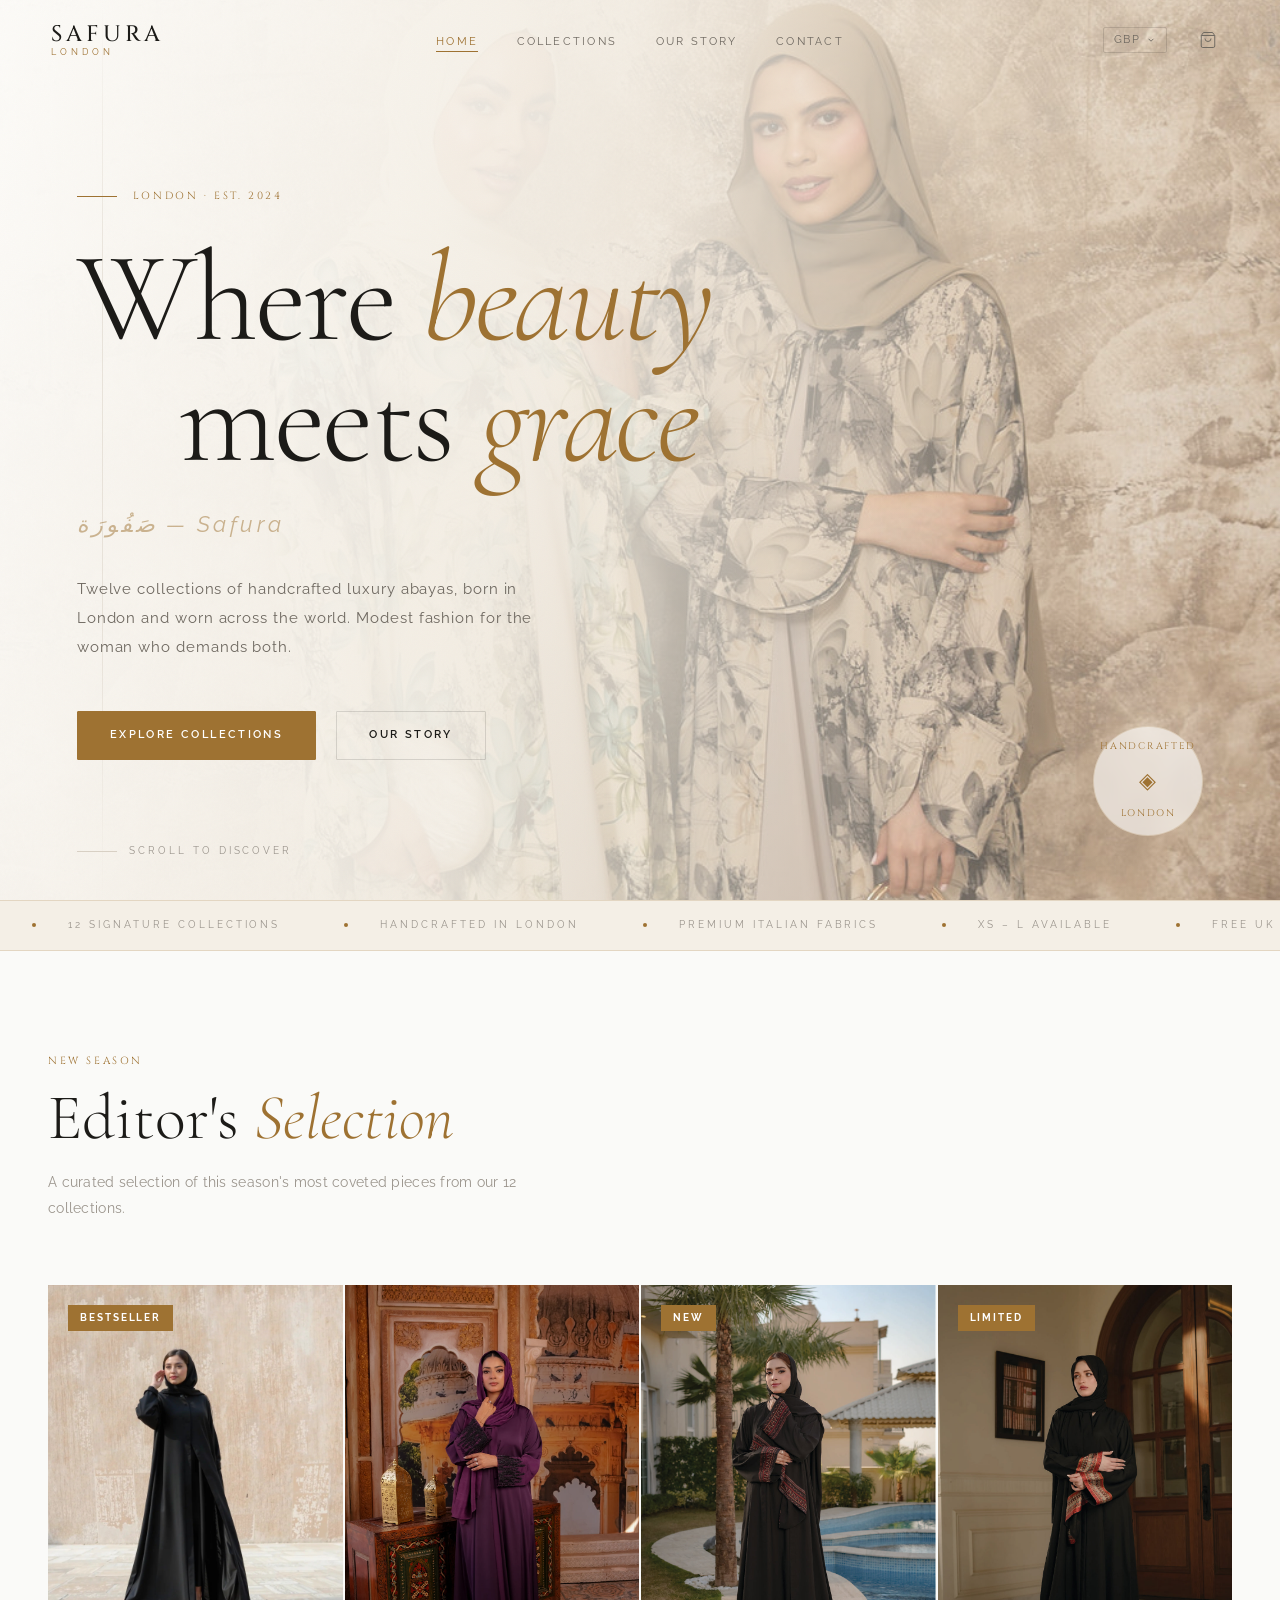
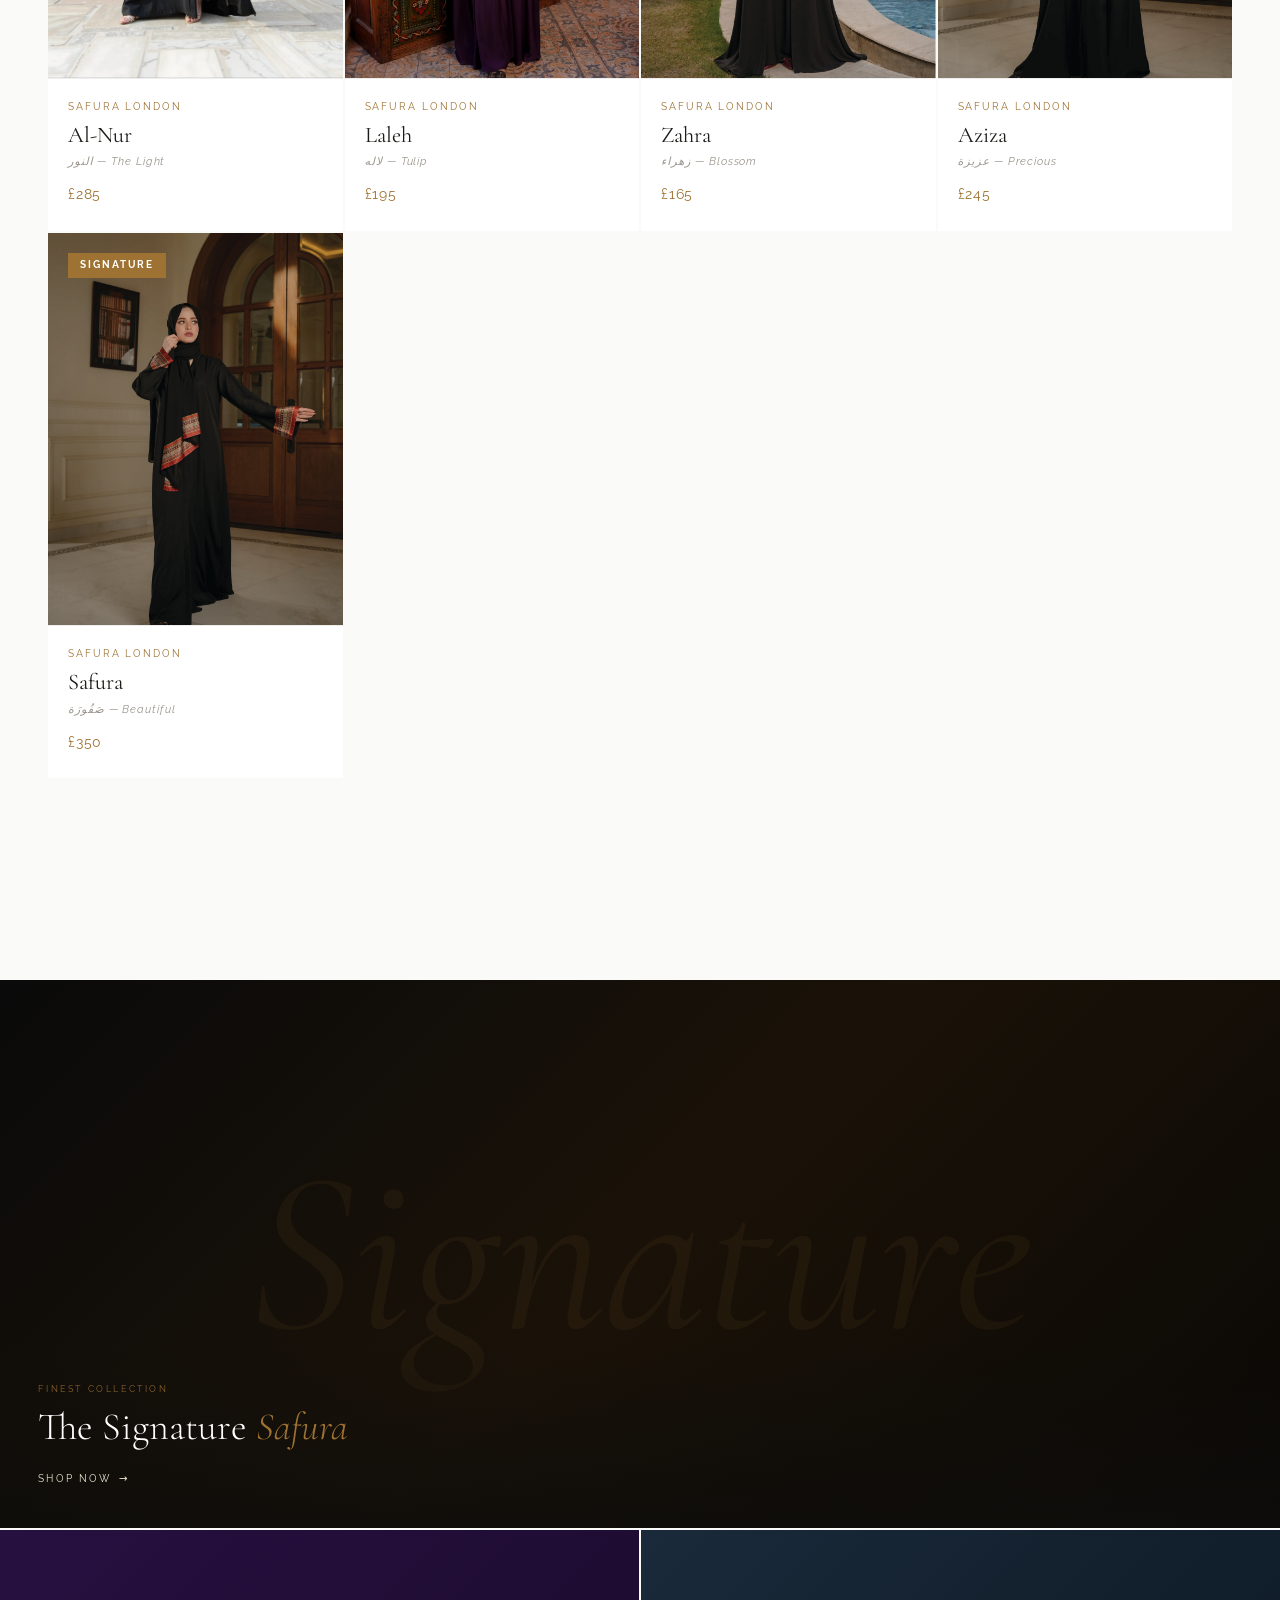
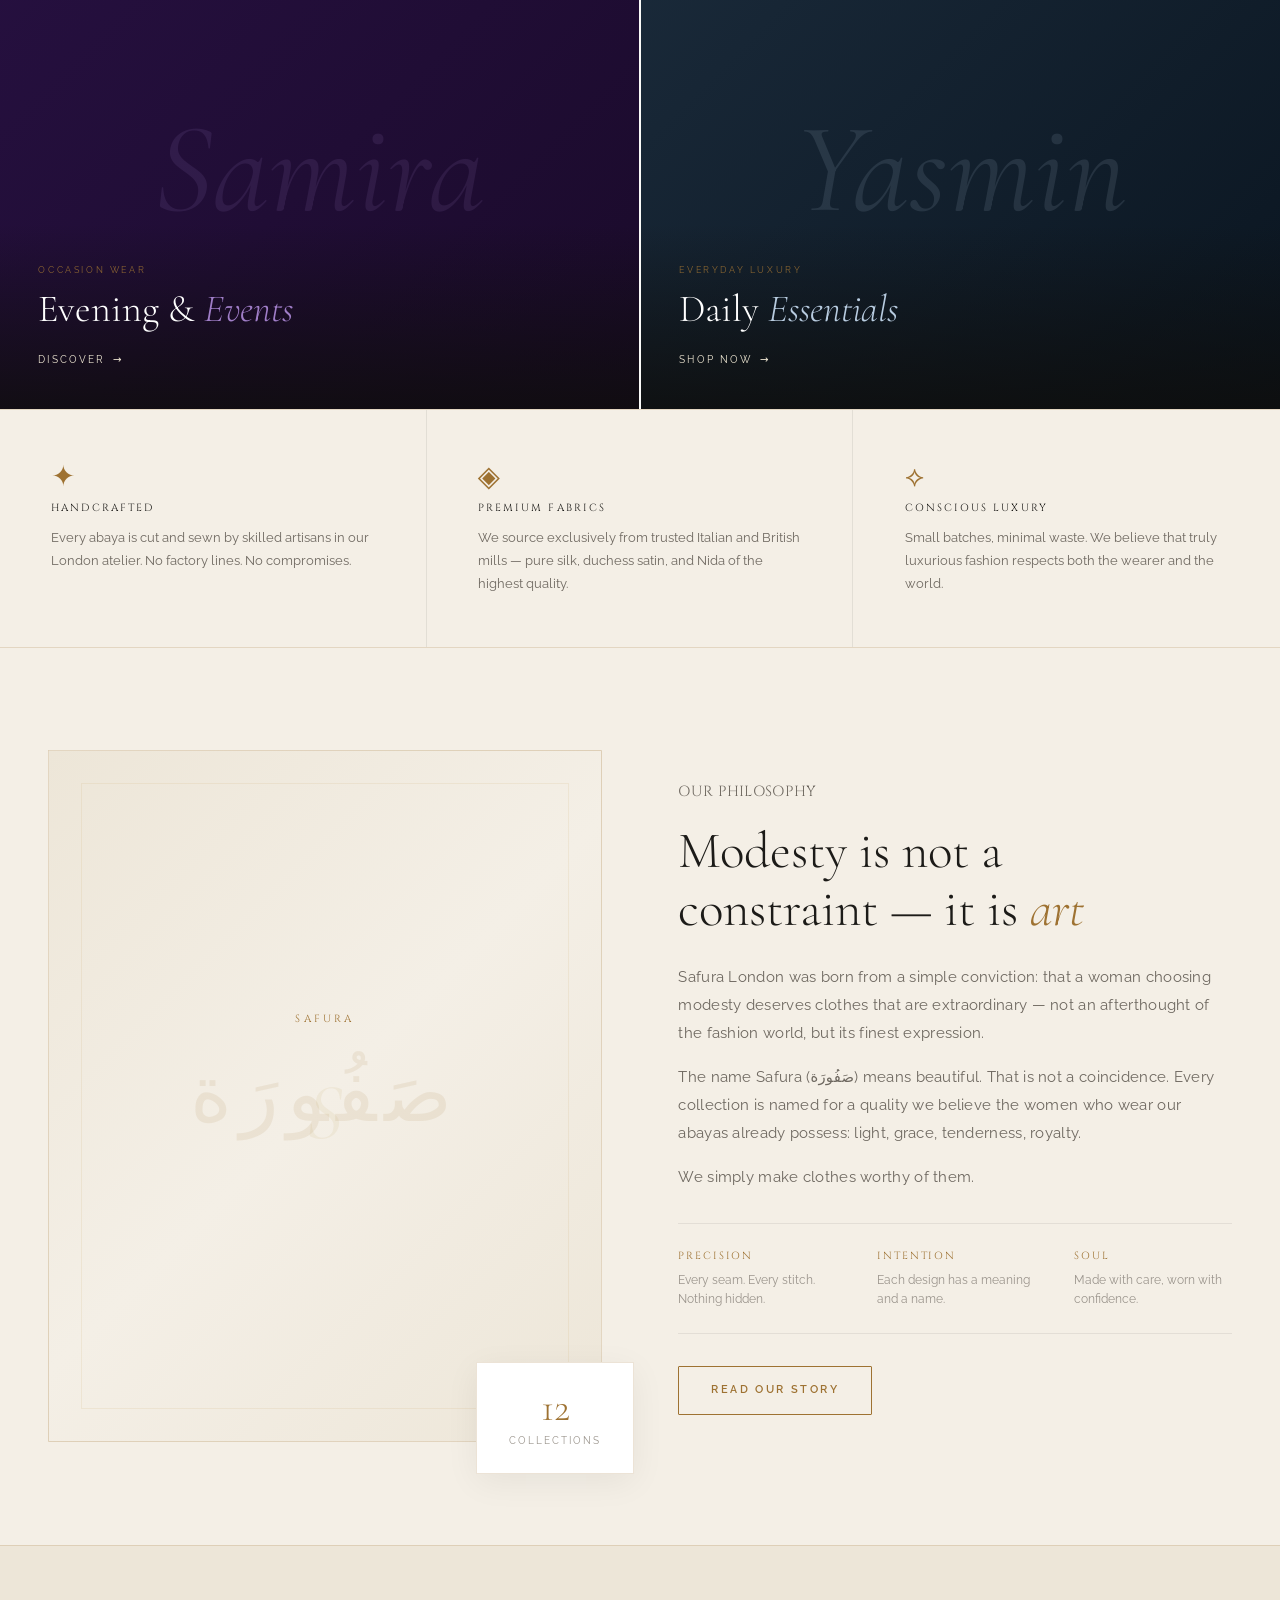
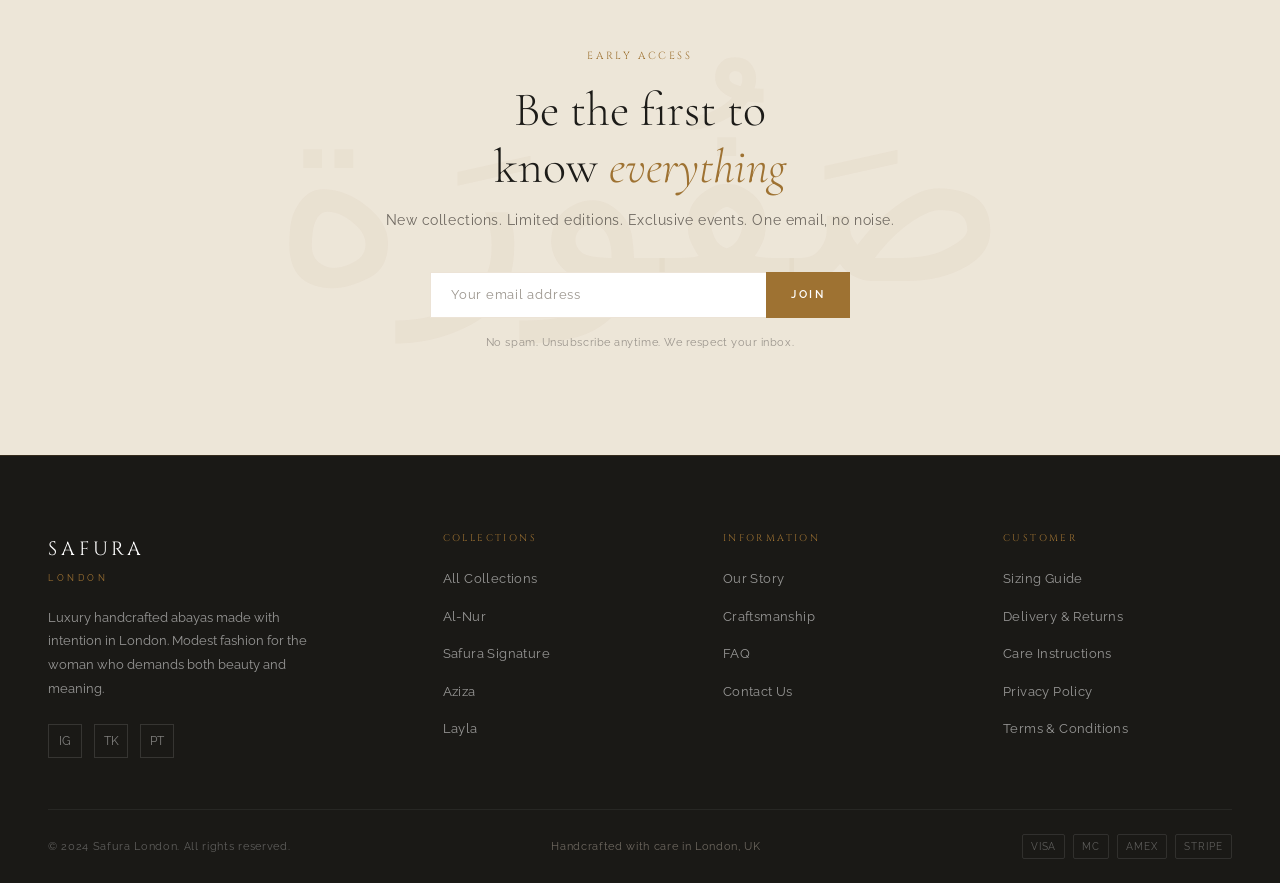
<file: index.html>
<!DOCTYPE html>
<html lang="en-GB">
<head>
  <meta charset="UTF-8">
  <meta name="viewport" content="width=device-width, initial-scale=1.0">

  <!-- SEO & GEO (Generative Engine Optimisation) -->
  <title>Safura London — Luxury Modest Fashion Abayas | Handcrafted in the UK</title>
  <meta name="description" content="Safura London creates luxury handcrafted abayas for the modern woman. 12 signature collections from £155. Premium Nida, silk and crepe. Free UK delivery. Modest fashion redefined.">
  <meta name="keywords" content="luxury abaya, modest fashion UK, designer abaya London, handcrafted abaya, silk abaya, abaya collection, Islamic fashion UK, modest wear, abaya brand, premium abaya">
  <meta name="robots" content="index, follow">
  <meta name="author" content="Safura London">
  <link rel="canonical" href="https://safuralondon.com/">

  <!-- Open Graph -->
  <meta property="og:type" content="website">
  <meta property="og:title" content="Safura London — Luxury Modest Fashion Abayas">
  <meta property="og:description" content="12 signature abaya collections, handcrafted in London. Where elegance meets modest fashion.">
  <meta property="og:url" content="https://safuralondon.com/">
  <meta property="og:site_name" content="Safura London">
  <meta property="og:image" content="https://safuralondon.com/images/og-home.jpg">

  <!-- Twitter Card -->
  <meta name="twitter:card" content="summary_large_image">
  <meta name="twitter:title" content="Safura London — Luxury Modest Fashion Abayas">
  <meta name="twitter:description" content="12 signature abaya collections, handcrafted in London.">

  <!-- JSON-LD Structured Data for AI & Search -->
  <script type="application/ld+json">
  {
    "@context": "https://schema.org",
    "@graph": [
      {
        "@type": "ClothingStore",
        "@id": "https://safuralondon.com/#organization",
        "name": "Safura London",
        "alternateName": "صَفُورَة",
        "url": "https://safuralondon.com",
        "logo": "https://safuralondon.com/images/logo.png",
        "description": "Safura London is a British luxury modest fashion brand specialising in handcrafted abayas. Founded in London, the brand creates 12 signature collections using premium fabrics including Italian silk, Nida, and crepe de chine.",
        "foundingDate": "2024",
        "address": {
          "@type": "PostalAddress",
          "addressLocality": "London",
          "addressCountry": "GB"
        },
        "sameAs": [
          "https://instagram.com/safuralondon",
          "https://tiktok.com/@safuralondon"
        ],
        "priceRange": "£££",
        "currenciesAccepted": "GBP, USD, EUR, AED, SAR",
        "paymentAccepted": "Credit Card, Debit Card",
        "hasOfferCatalog": {
          "@type": "OfferCatalog",
          "name": "Safura London Abaya Collections",
          "numberOfItems": 12
        }
      },
      {
        "@type": "WebSite",
        "@id": "https://safuralondon.com/#website",
        "name": "Safura London",
        "url": "https://safuralondon.com",
        "potentialAction": {
          "@type": "SearchAction",
          "target": "https://safuralondon.com/collections.html?q={search_term_string}",
          "query-input": "required name=search_term_string"
        }
      },
      {
        "@type": "FAQPage",
        "mainEntity": [
          {
            "@type": "Question",
            "name": "What is Safura London?",
            "acceptedAnswer": { "@type": "Answer", "text": "Safura London is a British luxury modest fashion brand creating handcrafted abayas. The name Safura means beautiful in Arabic. The brand offers 12 signature collections from £155 to £350, crafted using premium fabrics including Italian silk, Nida and crepe de chine." }
          },
          {
            "@type": "Question",
            "name": "What sizes do Safura London abayas come in?",
            "acceptedAnswer": { "@type": "Answer", "text": "All Safura London abayas are available in XS (UK 6-8), S (UK 10), M (UK 12-14), and L (UK 16). Bespoke sizing is available for the Safura Signature collection." }
          },
          {
            "@type": "Question",
            "name": "Where are Safura London abayas made?",
            "acceptedAnswer": { "@type": "Answer", "text": "All Safura London abayas are handcrafted in London, UK, using ethically sourced premium fabrics from Italy and the UK." }
          },
          {
            "@type": "Question",
            "name": "What is the price range for Safura London abayas?",
            "acceptedAnswer": { "@type": "Answer", "text": "Safura London abayas range from £155 for the Nadia collection to £350 for the signature Safura abaya. Prices are shown in your local currency based on your location." }
          }
        ]
      }
    ]
  }
  </script>

  <link rel="stylesheet" href="css/styles.css">
  <link rel="icon" type="image/svg+xml" href="data:image/svg+xml,<svg xmlns='http://www.w3.org/2000/svg' viewBox='0 0 100 100'><text y='.9em' font-size='90'>◈</text></svg>">
</head>

<body>

<!-- ============ NAVIGATION ============ -->
<nav class="nav" role="navigation" aria-label="Main navigation">
  <div class="nav-inner">
    <a href="index.html" class="nav-logo" aria-label="Safura London Home">
      <span class="brand">SAFURA</span>
      <span class="sub">London</span>
    </a>
    <ul class="nav-links" role="list">
      <li><a href="index.html">Home</a></li>
      <li><a href="collections.html">Collections</a></li>
      <li><a href="about.html">Our Story</a></li>
      <li><a href="contact.html">Contact</a></li>
    </ul>
    <div class="nav-actions">
      <div class="currency-select-wrap">
        <button class="currency-btn" id="currency-btn" aria-label="Select currency" aria-haspopup="true">
          <span class="cur-label">GBP</span>
          <svg xmlns="http://www.w3.org/2000/svg" viewBox="0 0 16 16" fill="none" stroke="currentColor" stroke-width="1.5"><path d="M4 6l4 4 4-4"/></svg>
        </button>
        <div class="currency-dropdown" id="currency-dropdown" role="menu" aria-label="Currency options"></div>
      </div>
      <button class="cart-btn" id="cart-btn" aria-label="Open shopping bag">
        <svg xmlns="http://www.w3.org/2000/svg" viewBox="0 0 24 24" fill="none" stroke="currentColor" stroke-width="1.3" width="18" height="18">
          <path d="M6 2L3 6v14a2 2 0 002 2h14a2 2 0 002-2V6l-3-4z"/><line x1="3" y1="6" x2="21" y2="6"/><path d="M16 10a4 4 0 01-8 0"/>
        </svg>
        <span class="sr-only">Bag</span>
        <span class="cart-count" id="cart-count"></span>
      </button>
      <button class="menu-toggle" id="menu-toggle" aria-label="Toggle menu" aria-expanded="false">
        <span></span><span></span><span></span>
      </button>
    </div>
  </div>
</nav>

<!-- ============ HERO ============ -->
<section class="hero" aria-label="Welcome to Safura London">
  <div class="hero-bg" aria-hidden="true"></div>
  <div class="hero-noise" aria-hidden="true"></div>
  <div class="hero-line-left" aria-hidden="true"></div>

  <div class="hero-content">
    <div class="hero-eyebrow">
      <span class="eyebrow">London · Est. 2024</span>
    </div>
    <h1 class="hero-title display">
      Where <em>beauty</em>
      <span class="line2">meets <em>grace</em></span>
    </h1>
    <p class="hero-arabic" lang="ar">صَفُورَة — Safura</p>
    <p class="hero-sub">
      Twelve collections of handcrafted luxury abayas,
      born in London and worn across the world.
      Modest fashion for the woman who demands both.
    </p>
    <div class="hero-ctas">
      <a href="collections.html" class="btn btn-gold">Explore Collections</a>
      <a href="about.html" class="btn btn-outline">Our Story</a>
    </div>
  </div>

  <div class="hero-scroll" aria-hidden="true">
    <div class="hero-scroll-line"></div>
    <span>Scroll to discover</span>
  </div>

  <div class="hero-badge" aria-hidden="true">
    <span>HANDCRAFTED</span>
    <span style="margin:0.4rem 0;font-size:1.4rem;color:var(--gold)">◈</span>
    <span>LONDON</span>
  </div>
</section>

<!-- ============ MARQUEE ============ -->
<div class="marquee-strip" aria-hidden="true">
  <div class="marquee-track">
    <!-- duplicated for seamless loop -->
    <div class="marquee-item"><span class="dot"></span><span>12 Signature Collections</span></div>
    <div class="marquee-item"><span class="dot"></span><span>Handcrafted in London</span></div>
    <div class="marquee-item"><span class="dot"></span><span>Premium Italian Fabrics</span></div>
    <div class="marquee-item"><span class="dot"></span><span>XS – L Available</span></div>
    <div class="marquee-item"><span class="dot"></span><span>Free UK Delivery</span></div>
    <div class="marquee-item"><span class="dot"></span><span>Modest. Luxurious. Yours.</span></div>
    <div class="marquee-item"><span class="dot"></span><span>12 Signature Collections</span></div>
    <div class="marquee-item"><span class="dot"></span><span>Handcrafted in London</span></div>
    <div class="marquee-item"><span class="dot"></span><span>Premium Italian Fabrics</span></div>
    <div class="marquee-item"><span class="dot"></span><span>XS – L Available</span></div>
    <div class="marquee-item"><span class="dot"></span><span>Free UK Delivery</span></div>
    <div class="marquee-item"><span class="dot"></span><span>Modest. Luxurious. Yours.</span></div>
  </div>
</div>

<!-- ============ FEATURED PRODUCTS ============ -->
<section class="featured section" aria-labelledby="featured-heading">
  <div class="container">
    <div class="section-header reveal">
      <p class="eyebrow">New Season</p>
      <h2 class="section-title" id="featured-heading">
        Editor's <em>Selection</em>
      </h2>
      <p class="section-desc">A curated selection of this season's most coveted pieces from our 12 collections.</p>
    </div>
    <div class="products-grid" id="featured-grid">
      <!-- Populated by JS -->
    </div>
    <div style="text-align:center;margin-top:3rem" class="reveal">
      <a href="collections.html" class="btn btn-outline-gold">View All 12 Collections</a>
    </div>
  </div>
</section>

<!-- ============ COLLECTIONS BANNER ============ -->
<div class="collections-banner" role="region" aria-label="Collection highlights">
  <a href="collections.html?filter=signature" class="banner-card" aria-label="Shop Signature collection">
    <div class="banner-bg" style="background:linear-gradient(135deg,#0A0A0A 0%,#1A1208 50%,#0A0805 100%)">
      <div style="position:absolute;inset:0;display:flex;align-items:center;justify-content:center;opacity:0.08">
        <span style="font-family:var(--font-display);font-size:18vw;color:var(--gold);font-style:italic;white-space:nowrap">Signature</span>
      </div>
    </div>
    <div class="banner-content">
      <p class="banner-eyebrow">Finest Collection</p>
      <h3 class="banner-title">The Signature <em style="font-style:italic;color:var(--gold)">Safura</em></h3>
      <span class="banner-link">Shop Now</span>
    </div>
  </a>

  <a href="collections.html?filter=occasion" class="banner-card" aria-label="Shop occasion wear">
    <div class="banner-bg" style="background:linear-gradient(135deg,#261040 0%,#1A0A2A 100%)">
      <div style="position:absolute;inset:0;display:flex;align-items:center;justify-content:center;opacity:0.12">
        <span style="font-family:var(--font-display);font-size:10vw;color:#A07EC8;font-style:italic;white-space:nowrap">Samira</span>
      </div>
    </div>
    <div class="banner-content">
      <p class="banner-eyebrow">Occasion Wear</p>
      <h3 class="banner-title">Evening & <em style="color:#A07EC8;font-style:italic">Events</em></h3>
      <span class="banner-link">Discover</span>
    </div>
  </a>

  <a href="collections.html?filter=everyday" class="banner-card" aria-label="Shop everyday abayas">
    <div class="banner-bg" style="background:linear-gradient(135deg,#1A2A3A 0%,#0A1520 100%)">
      <div style="position:absolute;inset:0;display:flex;align-items:center;justify-content:center;opacity:0.12">
        <span style="font-family:var(--font-display);font-size:10vw;color:#B8CCE0;font-style:italic;white-space:nowrap">Yasmin</span>
      </div>
    </div>
    <div class="banner-content">
      <p class="banner-eyebrow">Everyday Luxury</p>
      <h3 class="banner-title">Daily <em style="color:#B8CCE0;font-style:italic">Essentials</em></h3>
      <span class="banner-link">Shop Now</span>
    </div>
  </a>
</div>

<!-- ============ CRAFTSMANSHIP ============ -->
<div class="crafts-strip" role="region" aria-label="Our craftsmanship values">
  <div class="craft-item reveal">
    <div class="craft-icon">✦</div>
    <h3 class="craft-title">Handcrafted</h3>
    <p class="craft-desc">Every abaya is cut and sewn by skilled artisans in our London atelier. No factory lines. No compromises.</p>
  </div>
  <div class="craft-item reveal reveal-delay-1">
    <div class="craft-icon">◈</div>
    <h3 class="craft-title">Premium Fabrics</h3>
    <p class="craft-desc">We source exclusively from trusted Italian and British mills — pure silk, duchess satin, and Nida of the highest quality.</p>
  </div>
  <div class="craft-item reveal reveal-delay-2">
    <div class="craft-icon">⟡</div>
    <h3 class="craft-title">Conscious Luxury</h3>
    <p class="craft-desc">Small batches, minimal waste. We believe that truly luxurious fashion respects both the wearer and the world.</p>
  </div>
</div>

<!-- ============ BRAND STORY ============ -->
<section class="section" style="background:var(--cream)" aria-labelledby="story-heading">
  <div class="container">
    <div class="story-section">
      <div class="story-visual reveal">
        <div class="story-img-placeholder" role="img" aria-label="Safura London brand portrait" style="border:1px solid var(--border-gold)">
          <div style="position:absolute;top:2rem;left:2rem;right:2rem;bottom:2rem;border:1px solid rgba(201,169,110,0.15)"></div>
          <div style="position:absolute;text-align:center;z-index:1">
            <div style="font-family:var(--font-logo);font-size:0.65rem;letter-spacing:0.3em;color:var(--gold);margin-bottom:1rem">SAFURA</div>
            <div style="font-family:var(--font-display);font-size:5rem;color:rgba(201,169,110,0.12);font-style:italic">S</div>
          </div>
        </div>
        <div class="story-stat">
          <div class="story-stat-num">12</div>
          <div class="story-stat-label">Collections</div>
        </div>
      </div>
      <div class="story-text reveal reveal-delay-2">
        <p class="eyebrow">Our Philosophy</p>
        <h2 id="story-heading">Modesty is not a<br>constraint — it is <em>art</em></h2>
        <p>Safura London was born from a simple conviction: that a woman choosing modesty deserves clothes that are extraordinary — not an afterthought of the fashion world, but its finest expression.</p>
        <p>The name Safura (صَفُورَة) means beautiful. That is not a coincidence. Every collection is named for a quality we believe the women who wear our abayas already possess: light, grace, tenderness, royalty.</p>
        <p>We simply make clothes worthy of them.</p>
        <div class="story-values">
          <div class="story-value-item">
            <div class="story-value-title">Precision</div>
            <div class="story-value-desc">Every seam. Every stitch. Nothing hidden.</div>
          </div>
          <div class="story-value-item">
            <div class="story-value-title">Intention</div>
            <div class="story-value-desc">Each design has a meaning and a name.</div>
          </div>
          <div class="story-value-item">
            <div class="story-value-title">Soul</div>
            <div class="story-value-desc">Made with care, worn with confidence.</div>
          </div>
        </div>
        <a href="about.html" class="btn btn-outline-gold">Read Our Story</a>
      </div>
    </div>
  </div>
</section>

<!-- ============ NEWSLETTER ============ -->
<section class="newsletter-section" aria-labelledby="newsletter-heading">
  <div class="container">
    <div class="newsletter-content reveal">
      <p class="eyebrow" style="margin-bottom:1rem">Early Access</p>
      <h2 class="newsletter-title" id="newsletter-heading">Be the first to<br>know <em style="font-style:italic;color:var(--gold)">everything</em></h2>
      <p class="newsletter-sub">New collections. Limited editions. Exclusive events. One email, no noise.</p>
      <form class="newsletter-form" novalidate>
        <input type="email" class="newsletter-input" placeholder="Your email address" required autocomplete="email">
        <button type="submit" class="btn btn-gold">Join</button>
      </form>
      <p class="newsletter-note">No spam. Unsubscribe anytime. We respect your inbox.</p>
    </div>
  </div>
</section>

<!-- ============ FOOTER ============ -->
<footer role="contentinfo">
  <div class="container">
    <div class="footer-main">
      <div class="footer-brand">
        <div class="logo">SAFURA</div>
        <div class="sub">London</div>
        <p>Luxury handcrafted abayas made with intention in London. Modest fashion for the woman who demands both beauty and meaning.</p>
        <div class="footer-social">
          <a href="#" class="social-link" aria-label="Instagram">IG</a>
          <a href="#" class="social-link" aria-label="TikTok">TK</a>
          <a href="#" class="social-link" aria-label="Pinterest">PT</a>
        </div>
      </div>
      <div class="footer-col">
        <h4>Collections</h4>
        <ul>
          <li><a href="collections.html">All Collections</a></li>
          <li><a href="product.html?id=al-nur">Al-Nur</a></li>
          <li><a href="product.html?id=safura">Safura Signature</a></li>
          <li><a href="product.html?id=aziza">Aziza</a></li>
          <li><a href="product.html?id=layla">Layla</a></li>
        </ul>
      </div>
      <div class="footer-col">
        <h4>Information</h4>
        <ul>
          <li><a href="about.html">Our Story</a></li>
          <li><a href="about.html#craftsmanship">Craftsmanship</a></li>
          <li><a href="contact.html#faq">FAQ</a></li>
          <li><a href="contact.html">Contact Us</a></li>
        </ul>
      </div>
      <div class="footer-col">
        <h4>Customer</h4>
        <ul>
          <li><a href="contact.html">Sizing Guide</a></li>
          <li><a href="contact.html">Delivery & Returns</a></li>
          <li><a href="contact.html">Care Instructions</a></li>
          <li><a href="#">Privacy Policy</a></li>
          <li><a href="#">Terms & Conditions</a></li>
        </ul>
      </div>
    </div>
    <div class="footer-bottom">
      <span>© 2024 Safura London. All rights reserved.</span>
      <span style="color:var(--muted-2)">Handcrafted with care in London, UK</span>
      <div class="payment-badges">
        <span class="payment-badge">VISA</span>
        <span class="payment-badge">MC</span>
        <span class="payment-badge">AMEX</span>
        <span class="payment-badge">STRIPE</span>
      </div>
    </div>
  </div>
</footer>

<!-- ============ CART SIDEBAR ============ -->
<div class="cart-overlay" id="cart-overlay" role="dialog" aria-label="Shopping bag" aria-modal="true">
  <div class="cart-sidebar">
    <div class="cart-header">
      <h3>Your Bag</h3>
      <button class="cart-close" id="cart-close" aria-label="Close bag">✕</button>
    </div>
    <div class="cart-items" id="cart-items"></div>
    <div class="cart-footer">
      <div class="cart-total" id="cart-total" style="display:none">
        <span>Total</span>
        <span class="amount" id="cart-total-amount"></span>
      </div>
      <button class="btn btn-gold btn-full" data-action="checkout">Proceed to Checkout</button>
      <p class="cart-note">Secure checkout powered by Stripe</p>
    </div>
  </div>
</div>

<!-- ============ CHECKOUT MODAL (Stripe Placeholder) ============ -->
<div class="modal-overlay" id="checkout-modal" role="dialog" aria-label="Checkout" aria-modal="true">
  <div class="modal">
    <button class="modal-close-x" id="checkout-modal-close" aria-label="Close">✕</button>
    <div class="modal-icon">◈</div>
    <h3>Checkout <em>Coming Soon</em></h3>
    <p>We're putting the finishing touches on our secure checkout. Enter your email and we'll notify you the moment it launches — plus receive early access to new collections.</p>
    <div class="form-group">
      <input type="email" id="notify-email" placeholder="Your email address" class="newsletter-input" style="border-right:1px solid var(--border-gold);width:100%;border-radius:1px">
    </div>
    <button class="btn btn-gold btn-full" id="notify-launch-btn" style="margin-top:0.5rem">Notify Me at Launch</button>
    <div class="modal-stripe">
      <span>Payments powered by</span>
      <span class="stripe-badge">STRIPE</span>
    </div>
  </div>
</div>

<!-- Toast -->
<div class="toast" role="alert" aria-live="polite"></div>

<script src="js/products.js"></script>
<script src="js/currency.js"></script>
<script src="js/cart.js"></script>
<script src="js/stripe.js"></script>
<script src="js/main.js"></script>
<script>
document.addEventListener('DOMContentLoaded', () => {
  const grid = document.getElementById('featured-grid');
  if (grid && typeof getFeaturedProducts !== 'undefined') {
    const cards = [];
    getFeaturedProducts().forEach((product, i) => {
      const card = buildProductCard(product);
      if (i > 0) card.classList.add(`reveal-delay-${Math.min(i, 4)}`);
      grid.appendChild(card);
      cards.push(card);
    });
    requestAnimationFrame(() => requestAnimationFrame(() => {
      cards.forEach(c => c.classList.add('visible'));
    }));
  }
});
</script>

</body>
</html>
</file>
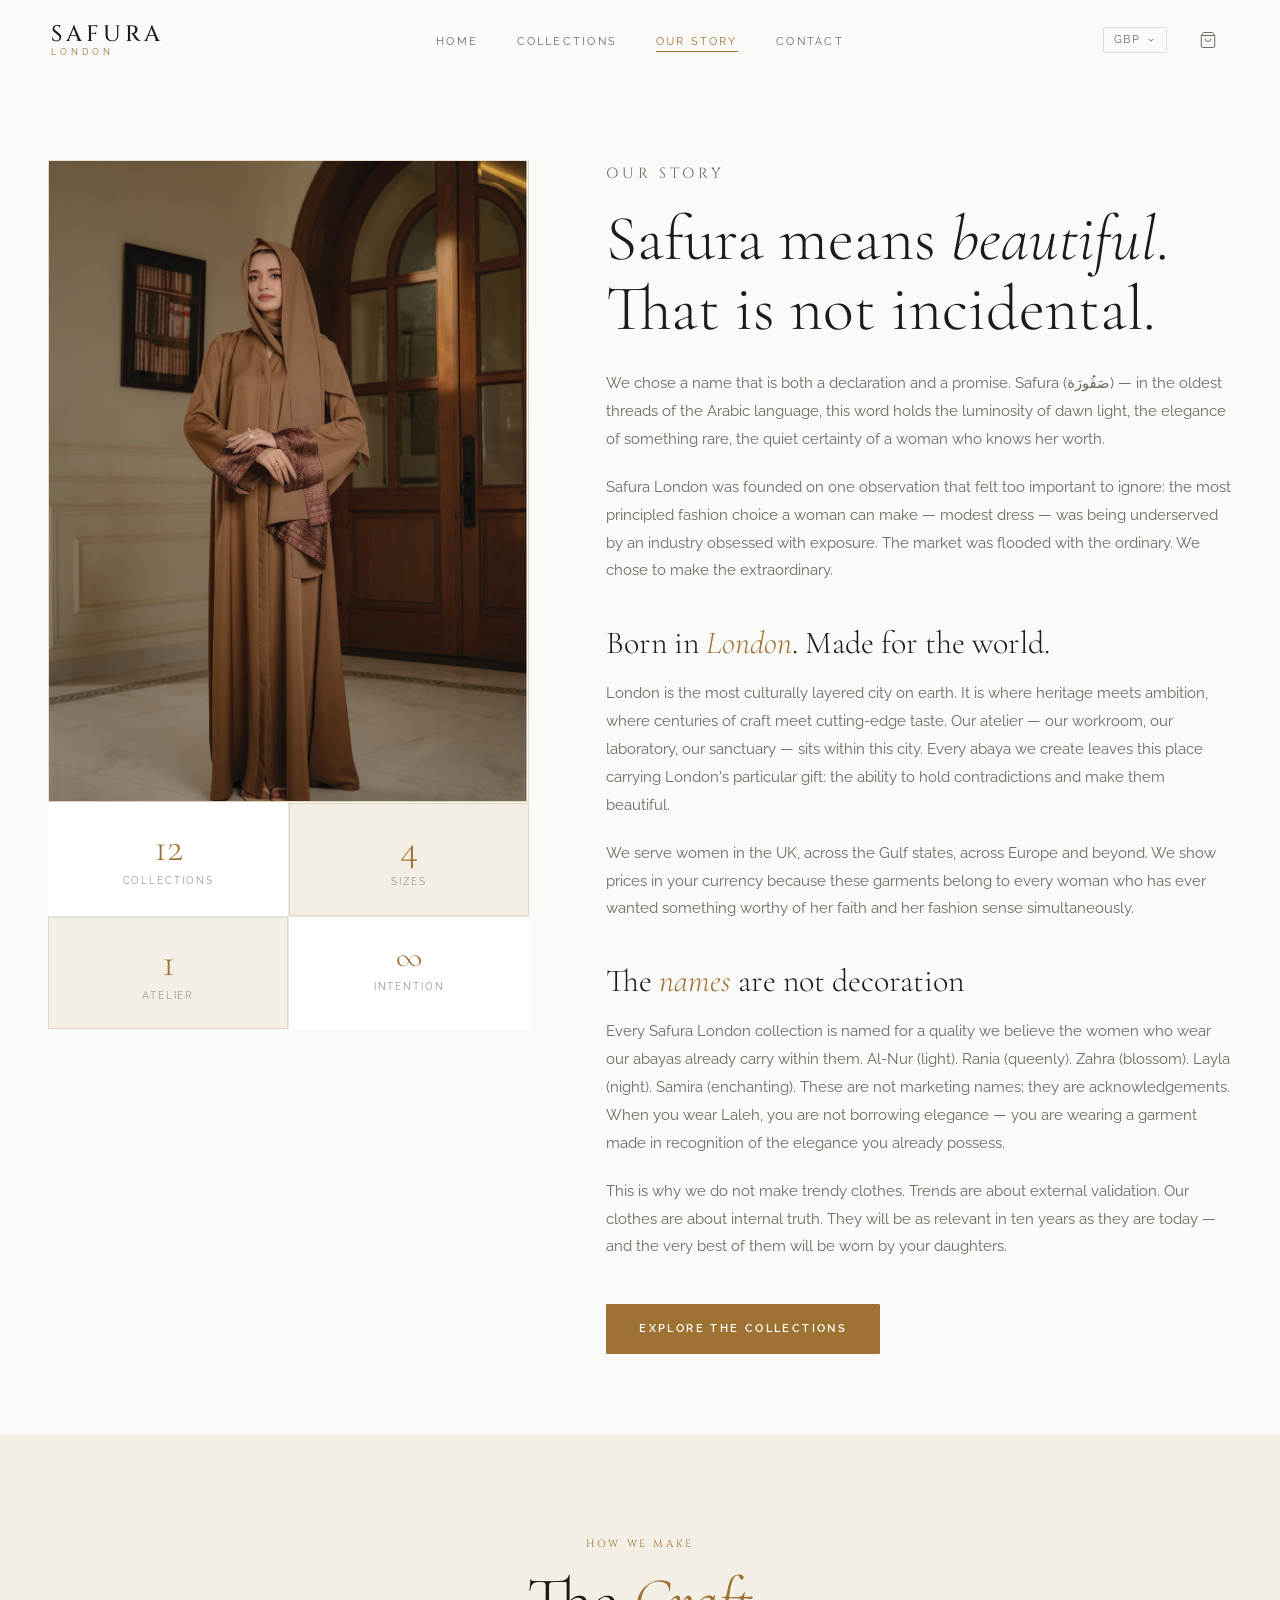
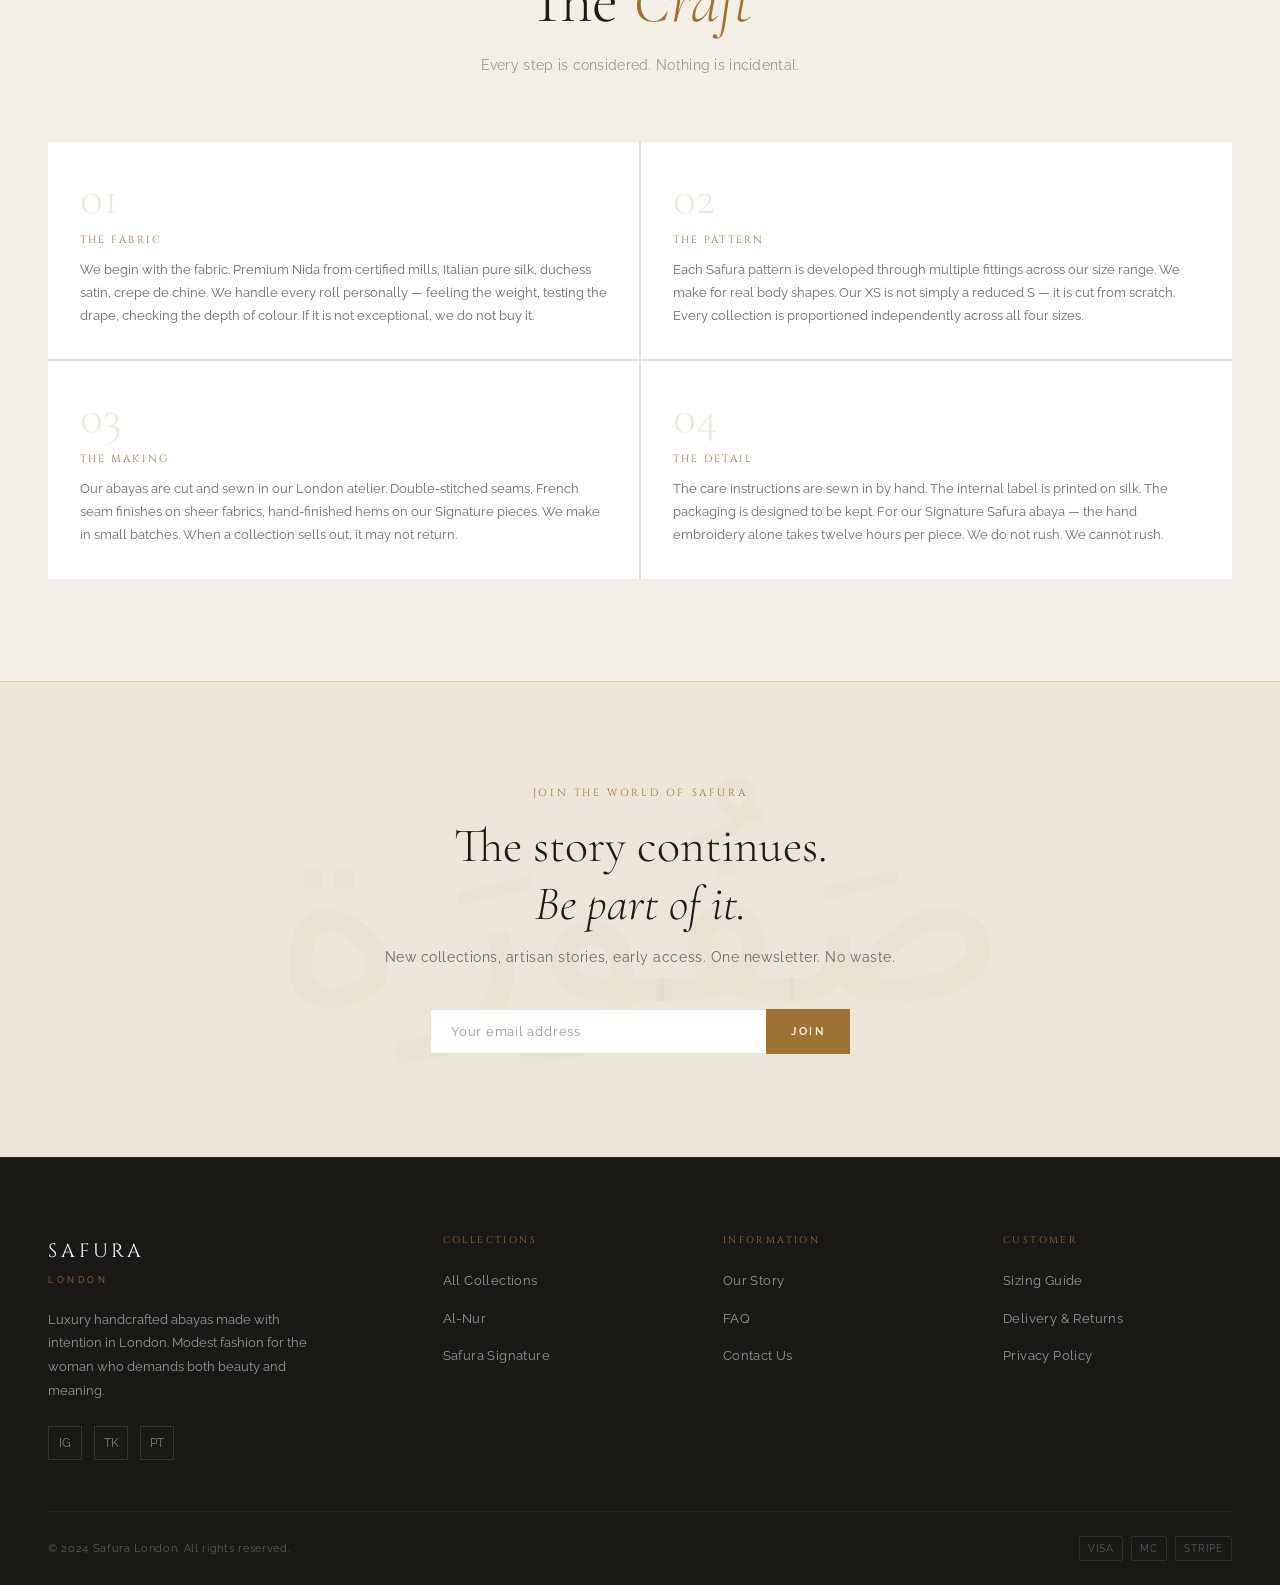
<file: about.html>
<!DOCTYPE html>
<html lang="en-GB">
<head>
  <meta charset="UTF-8">
  <meta name="viewport" content="width=device-width, initial-scale=1.0">

  <title>Our Story — Safura London | Luxury Modest Fashion Brand</title>
  <meta name="description" content="Safura means beautiful. Learn the story behind London's most elegant abaya brand — our philosophy, our craftsmanship, and our commitment to modest fashion that demands excellence.">
  <meta name="robots" content="index, follow">
  <link rel="canonical" href="https://safuralondon.com/about.html">

  <script type="application/ld+json">
  {
    "@context": "https://schema.org",
    "@type": "AboutPage",
    "name": "Our Story — Safura London",
    "description": "The story behind Safura London, a luxury modest fashion brand handcrafting abayas in London.",
    "url": "https://safuralondon.com/about.html",
    "mainEntity": {
      "@type": "Organization",
      "name": "Safura London",
      "foundingDate": "2024",
      "foundingLocation": "London, UK",
      "description": "Safura London creates luxury handcrafted abayas for the modern modest woman. Named from the Arabic word for beautiful, the brand believes modesty is not a constraint but an art form.",
      "slogan": "Modesty is not a constraint — it is art"
    }
  }
  </script>

  <link rel="stylesheet" href="css/styles.css">
  <link rel="icon" type="image/svg+xml" href="data:image/svg+xml,<svg xmlns='http://www.w3.org/2000/svg' viewBox='0 0 100 100'><text y='.9em' font-size='90'>◈</text></svg>">
</head>
<body>

<!-- NAVIGATION -->
<nav class="nav" role="navigation" aria-label="Main navigation">
  <div class="nav-inner">
    <a href="index.html" class="nav-logo" aria-label="Safura London Home">
      <span class="brand">SAFURA</span>
      <span class="sub">London</span>
    </a>
    <ul class="nav-links" role="list">
      <li><a href="index.html">Home</a></li>
      <li><a href="collections.html">Collections</a></li>
      <li><a href="about.html">Our Story</a></li>
      <li><a href="contact.html">Contact</a></li>
    </ul>
    <div class="nav-actions">
      <div class="currency-select-wrap">
        <button class="currency-btn" id="currency-btn" aria-label="Select currency">
          <span class="cur-label">GBP</span>
          <svg xmlns="http://www.w3.org/2000/svg" viewBox="0 0 16 16" fill="none" stroke="currentColor" stroke-width="1.5"><path d="M4 6l4 4 4-4"/></svg>
        </button>
        <div class="currency-dropdown" id="currency-dropdown" role="menu"></div>
      </div>
      <button class="cart-btn" id="cart-btn" aria-label="Open shopping bag">
        <svg xmlns="http://www.w3.org/2000/svg" viewBox="0 0 24 24" fill="none" stroke="currentColor" stroke-width="1.3" width="18" height="18">
          <path d="M6 2L3 6v14a2 2 0 002 2h14a2 2 0 002-2V6l-3-4z"/><line x1="3" y1="6" x2="21" y2="6"/><path d="M16 10a4 4 0 01-8 0"/>
        </svg>
        <span class="sr-only">Bag</span>
        <span class="cart-count" id="cart-count"></span>
      </button>
      <button class="menu-toggle" id="menu-toggle" aria-label="Toggle menu">
        <span></span><span></span><span></span>
      </button>
    </div>
  </div>
</nav>

<!-- ABOUT HERO -->
<section class="about-hero section" aria-labelledby="about-heading">
  <div class="container">
    <div class="about-content">
      <!-- Sticky visual -->
      <div class="about-sticky reveal">
        <div class="about-portrait" role="img" aria-label="Safura London editorial portrait">
          <img src="images/about.jpg" alt="Safura London — editorial portrait" style="width:100%;height:100%;object-fit:cover;display:block">
        </div>

        <!-- Brand values grid -->
        <div style="display:grid;grid-template-columns:1fr 1fr;gap:1px;margin-top:1px;background:var(--border-light)">
          <div style="background:var(--white);padding:1.5rem;text-align:center">
            <div style="font-family:var(--font-display);font-size:2.5rem;color:var(--gold);font-weight:300;line-height:1">12</div>
            <div style="font-size:0.6rem;letter-spacing:0.2em;text-transform:uppercase;color:var(--muted);margin-top:0.4rem">Collections</div>
          </div>
          <div style="background:var(--cream);padding:1.5rem;text-align:center;border:1px solid var(--border-gold)">
            <div style="font-family:var(--font-display);font-size:2.5rem;color:var(--gold);font-weight:300;line-height:1">4</div>
            <div style="font-size:0.6rem;letter-spacing:0.2em;text-transform:uppercase;color:var(--muted);margin-top:0.4rem">Sizes</div>
          </div>
          <div style="background:var(--cream);padding:1.5rem;text-align:center;border:1px solid var(--border-gold)">
            <div style="font-family:var(--font-display);font-size:2.5rem;color:var(--gold);font-weight:300;line-height:1">1</div>
            <div style="font-size:0.6rem;letter-spacing:0.2em;text-transform:uppercase;color:var(--muted);margin-top:0.4rem">Atelier</div>
          </div>
          <div style="background:var(--white);padding:1.5rem;text-align:center">
            <div style="font-family:var(--font-display);font-size:2rem;color:var(--gold);font-weight:300;line-height:1">∞</div>
            <div style="font-size:0.6rem;letter-spacing:0.2em;text-transform:uppercase;color:var(--muted);margin-top:0.4rem">Intention</div>
          </div>
        </div>
      </div>

      <!-- Story text -->
      <div class="about-body reveal reveal-delay-2">
        <p class="eyebrow" style="margin-bottom:1rem">Our Story</p>

        <h1 id="about-heading" style="font-family:var(--font-display);font-size:clamp(2.5rem,5vw,4rem);font-weight:300;line-height:1.1;margin-bottom:1.5rem">
          Safura means <em>beautiful</em>.<br>That is not incidental.
        </h1>

        <p>We chose a name that is both a declaration and a promise. Safura (صَفُورَة) — in the oldest threads of the Arabic language, this word holds the luminosity of dawn light, the elegance of something rare, the quiet certainty of a woman who knows her worth.</p>

        <p>Safura London was founded on one observation that felt too important to ignore: the most principled fashion choice a woman can make — modest dress — was being underserved by an industry obsessed with exposure. The market was flooded with the ordinary. We chose to make the extraordinary.</p>

        <h2 style="font-family:var(--font-display);font-size:clamp(1.5rem,3vw,2rem);font-weight:300;margin:2.5rem 0 1rem;line-height:1.2">
          Born in <em>London</em>. Made for the world.
        </h2>

        <p>London is the most culturally layered city on earth. It is where heritage meets ambition, where centuries of craft meet cutting-edge taste. Our atelier — our workroom, our laboratory, our sanctuary — sits within this city. Every abaya we create leaves this place carrying London's particular gift: the ability to hold contradictions and make them beautiful.</p>

        <p>We serve women in the UK, across the Gulf states, across Europe and beyond. We show prices in your currency because these garments belong to every woman who has ever wanted something worthy of her faith and her fashion sense simultaneously.</p>

        <h2 style="font-family:var(--font-display);font-size:clamp(1.5rem,3vw,2rem);font-weight:300;margin:2.5rem 0 1rem;line-height:1.2">
          The <em>names</em> are not decoration
        </h2>

        <p>Every Safura London collection is named for a quality we believe the women who wear our abayas already carry within them. Al-Nur (light). Rania (queenly). Zahra (blossom). Layla (night). Samira (enchanting). These are not marketing names; they are acknowledgements. When you wear Laleh, you are not borrowing elegance — you are wearing a garment made in recognition of the elegance you already possess.</p>

        <p>This is why we do not make trendy clothes. Trends are about external validation. Our clothes are about internal truth. They will be as relevant in ten years as they are today — and the very best of them will be worn by your daughters.</p>

        <a href="collections.html" class="btn btn-gold" style="margin-top:1.5rem">Explore the Collections</a>
      </div>
    </div>
  </div>
</section>

<!-- CRAFTSMANSHIP SECTION -->
<section id="craftsmanship" class="section" style="background:var(--cream)" aria-labelledby="craft-heading">
  <div class="container">
    <div class="section-header center reveal">
      <p class="eyebrow">How We Make</p>
      <h2 class="section-title" id="craft-heading">The <em>Craft</em></h2>
      <p class="section-desc">Every step is considered. Nothing is incidental.</p>
    </div>

    <div class="about-pillars reveal">
      <div class="pillar">
        <div class="pillar-num">01</div>
        <h3>The Fabric</h3>
        <p>We begin with the fabric. Premium Nida from certified mills, Italian pure silk, duchess satin, crepe de chine. We handle every roll personally — feeling the weight, testing the drape, checking the depth of colour. If it is not exceptional, we do not buy it.</p>
      </div>
      <div class="pillar">
        <div class="pillar-num">02</div>
        <h3>The Pattern</h3>
        <p>Each Safura pattern is developed through multiple fittings across our size range. We make for real body shapes. Our XS is not simply a reduced S — it is cut from scratch. Every collection is proportioned independently across all four sizes.</p>
      </div>
      <div class="pillar">
        <div class="pillar-num">03</div>
        <h3>The Making</h3>
        <p>Our abayas are cut and sewn in our London atelier. Double-stitched seams, French seam finishes on sheer fabrics, hand-finished hems on our Signature pieces. We make in small batches. When a collection sells out, it may not return.</p>
      </div>
      <div class="pillar">
        <div class="pillar-num">04</div>
        <h3>The Detail</h3>
        <p>The care instructions are sewn in by hand. The internal label is printed on silk. The packaging is designed to be kept. For our Signature Safura abaya — the hand embroidery alone takes twelve hours per piece. We do not rush. We cannot rush.</p>
      </div>
    </div>
  </div>
</section>

<!-- NEWSLETTER -->
<section class="newsletter-section" aria-labelledby="nl-heading">
  <div class="container">
    <div class="newsletter-content reveal">
      <p class="eyebrow" style="margin-bottom:1rem">Join the World of Safura</p>
      <h2 class="newsletter-title" id="nl-heading">The story continues.<br><em>Be part of it.</em></h2>
      <p class="newsletter-sub">New collections, artisan stories, early access. One newsletter. No waste.</p>
      <form class="newsletter-form" novalidate>
        <input type="email" class="newsletter-input" placeholder="Your email address" required autocomplete="email">
        <button type="submit" class="btn btn-gold">Join</button>
      </form>
    </div>
  </div>
</section>

<!-- FOOTER -->
<footer role="contentinfo">
  <div class="container">
    <div class="footer-main">
      <div class="footer-brand">
        <div class="logo">SAFURA</div>
        <div class="sub">London</div>
        <p>Luxury handcrafted abayas made with intention in London. Modest fashion for the woman who demands both beauty and meaning.</p>
        <div class="footer-social">
          <a href="#" class="social-link" aria-label="Instagram">IG</a>
          <a href="#" class="social-link" aria-label="TikTok">TK</a>
          <a href="#" class="social-link" aria-label="Pinterest">PT</a>
        </div>
      </div>
      <div class="footer-col">
        <h4>Collections</h4>
        <ul>
          <li><a href="collections.html">All Collections</a></li>
          <li><a href="product.html?id=al-nur">Al-Nur</a></li>
          <li><a href="product.html?id=safura">Safura Signature</a></li>
        </ul>
      </div>
      <div class="footer-col">
        <h4>Information</h4>
        <ul>
          <li><a href="about.html">Our Story</a></li>
          <li><a href="contact.html#faq">FAQ</a></li>
          <li><a href="contact.html">Contact Us</a></li>
        </ul>
      </div>
      <div class="footer-col">
        <h4>Customer</h4>
        <ul>
          <li><a href="contact.html">Sizing Guide</a></li>
          <li><a href="contact.html">Delivery & Returns</a></li>
          <li><a href="#">Privacy Policy</a></li>
        </ul>
      </div>
    </div>
    <div class="footer-bottom">
      <span>© 2024 Safura London. All rights reserved.</span>
      <div class="payment-badges">
        <span class="payment-badge">VISA</span>
        <span class="payment-badge">MC</span>
        <span class="payment-badge">STRIPE</span>
      </div>
    </div>
  </div>
</footer>

<!-- CART SIDEBAR -->
<div class="cart-overlay" id="cart-overlay" role="dialog" aria-label="Shopping bag" aria-modal="true">
  <div class="cart-sidebar">
    <div class="cart-header">
      <h3>Your Bag</h3>
      <button class="cart-close" id="cart-close" aria-label="Close bag">✕</button>
    </div>
    <div class="cart-items" id="cart-items"></div>
    <div class="cart-footer">
      <div class="cart-total" id="cart-total" style="display:none">
        <span>Total</span>
        <span class="amount" id="cart-total-amount"></span>
      </div>
      <button class="btn btn-gold btn-full" data-action="checkout">Proceed to Checkout</button>
      <p class="cart-note">Secure checkout powered by Stripe</p>
    </div>
  </div>
</div>

<div class="modal-overlay" id="checkout-modal" role="dialog" aria-modal="true">
  <div class="modal">
    <button class="modal-close-x" id="checkout-modal-close">✕</button>
    <div class="modal-icon">◈</div>
    <h3>Checkout <em>Coming Soon</em></h3>
    <p>Our secure checkout launches very soon. Leave your email for first access.</p>
    <div class="form-group">
      <input type="email" id="notify-email" placeholder="Your email address" style="width:100%;padding:0.85rem 1rem;background:var(--off-white);border:1px solid var(--border-gold);color:var(--near-black);font-size:0.88rem;outline:none;border-radius:1px">
    </div>
    <button class="btn btn-gold btn-full" id="notify-launch-btn" style="margin-top:0.5rem">Notify Me at Launch</button>
    <div class="modal-stripe"><span>Payments powered by</span><span class="stripe-badge">STRIPE</span></div>
  </div>
</div>

<div class="toast" role="alert" aria-live="polite"></div>

<script src="js/products.js"></script>
<script src="js/currency.js"></script>
<script src="js/cart.js"></script>
<script src="js/stripe.js"></script>
<script src="js/main.js"></script>

</body>
</html>
</file>
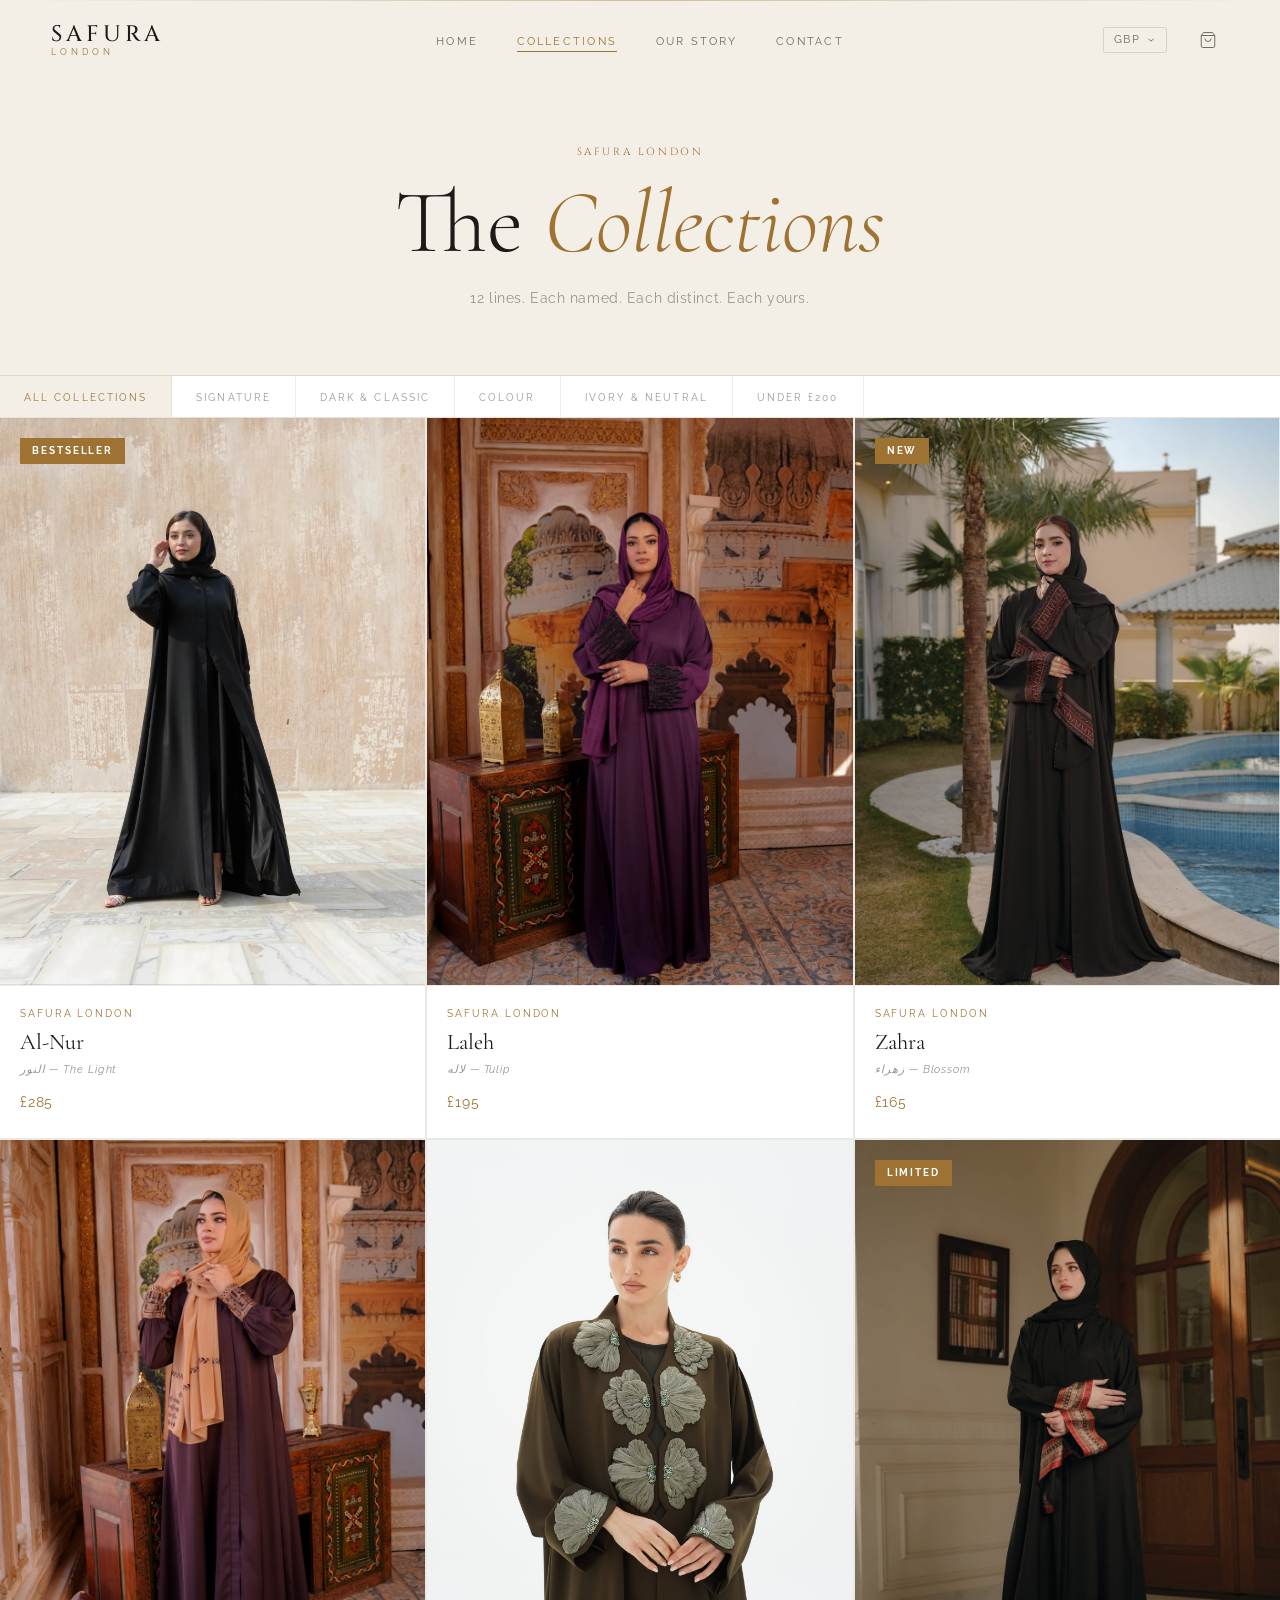
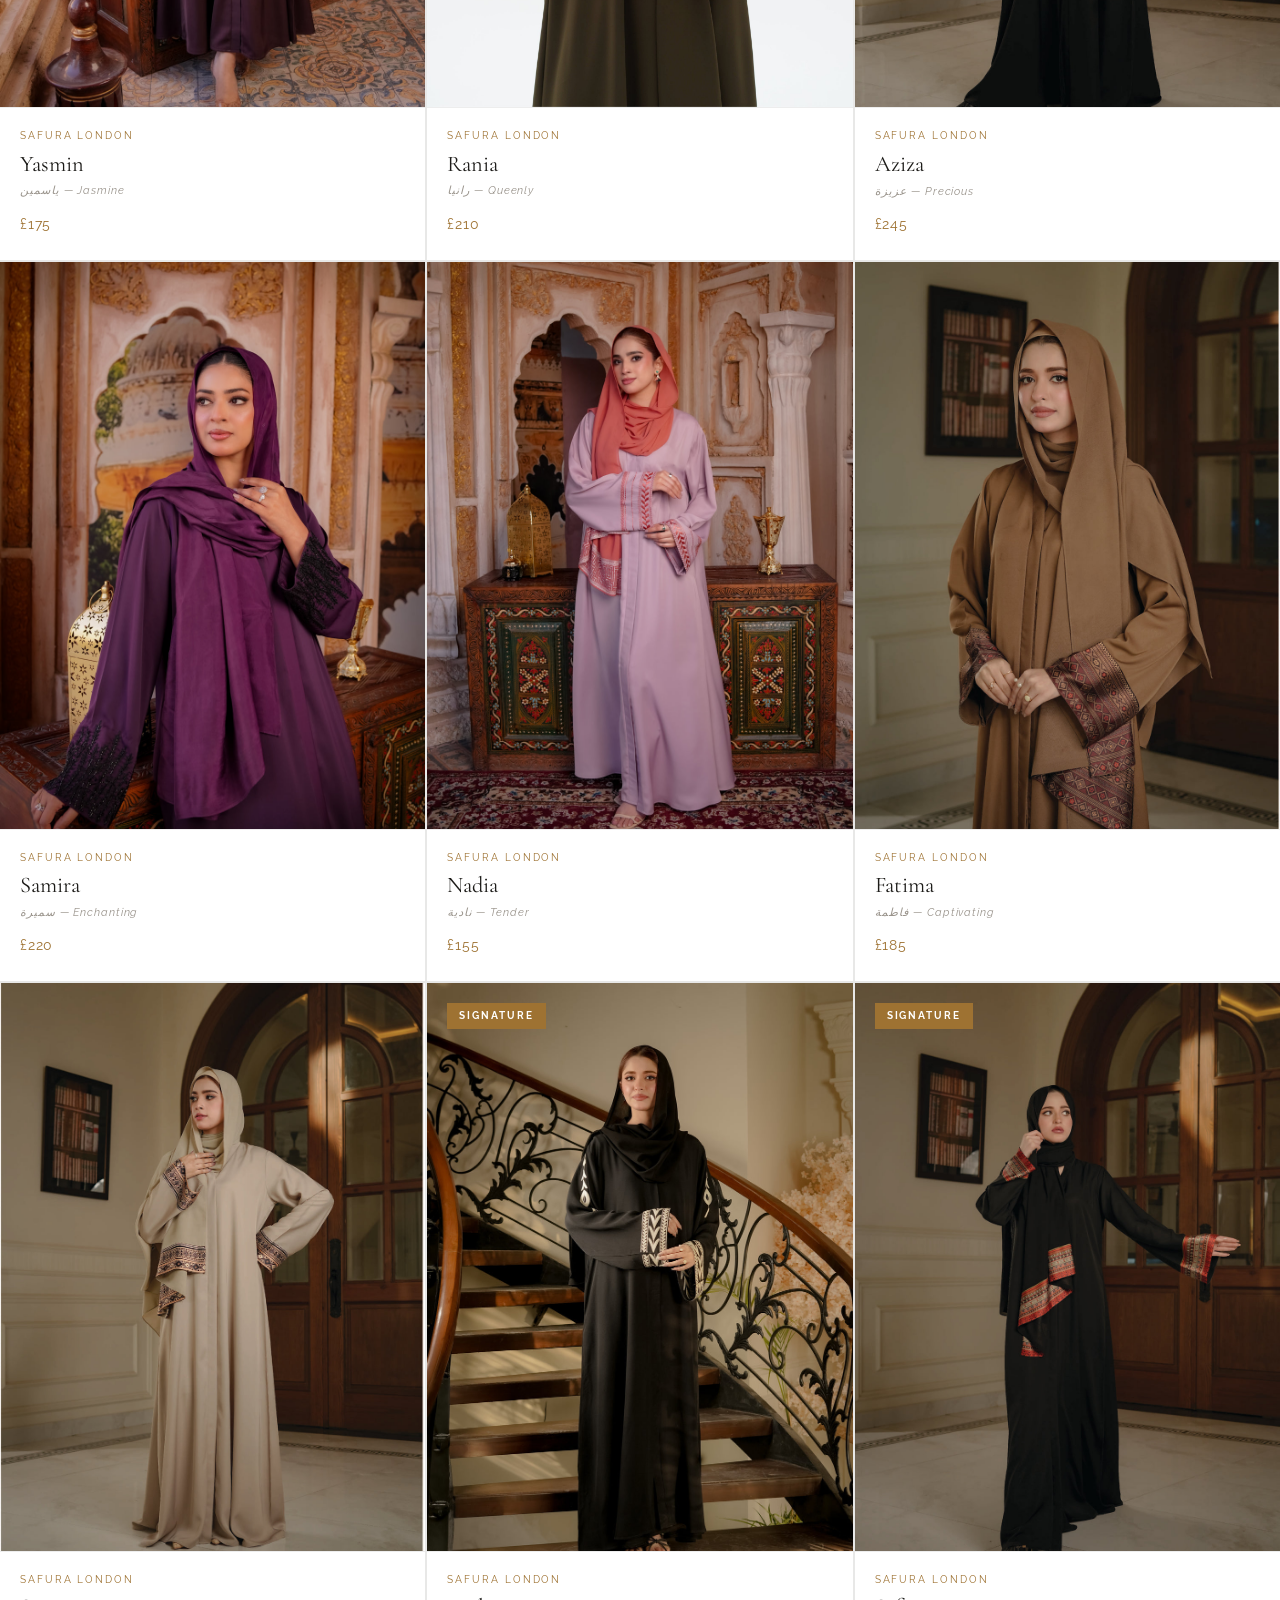
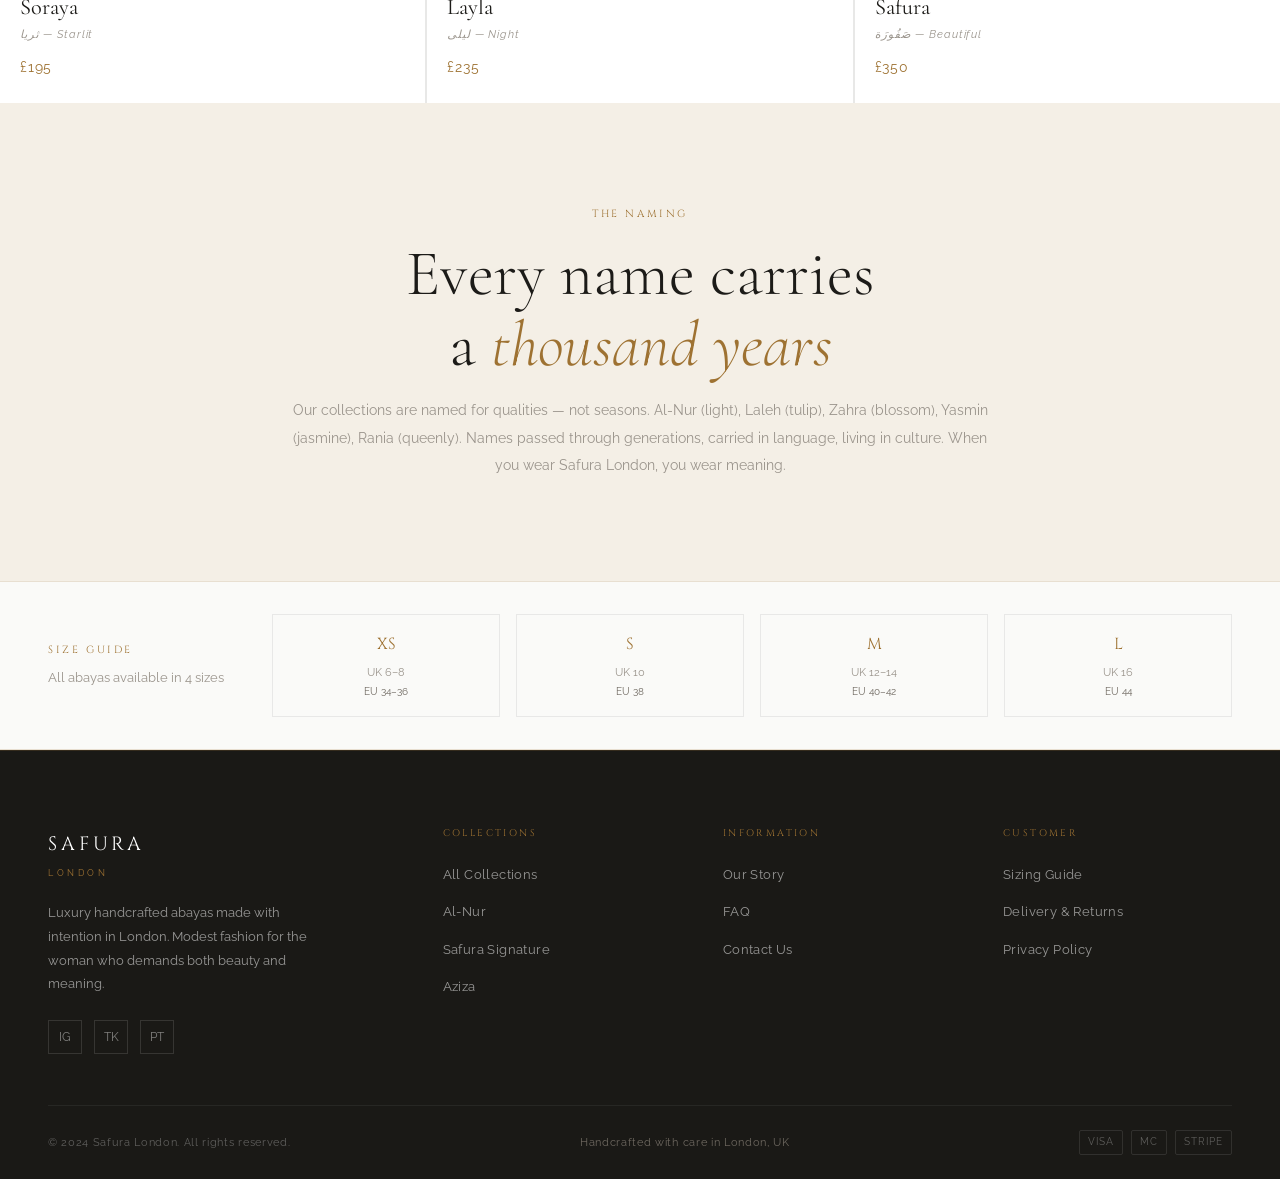
<file: collections.html>
<!DOCTYPE html>
<html lang="en-GB">
<head>
  <meta charset="UTF-8">
  <meta name="viewport" content="width=device-width, initial-scale=1.0">

  <title>Collections — Safura London | All 12 Luxury Abaya Lines</title>
  <meta name="description" content="Browse all 12 Safura London abaya collections. From the classic Al-Nur to the Signature Safura silk abaya. Handcrafted in London, available in XS–L. Prices from £155.">
  <meta name="robots" content="index, follow">
  <link rel="canonical" href="https://safuralondon.com/collections.html">

  <meta property="og:type" content="website">
  <meta property="og:title" content="All Collections — Safura London Luxury Abayas">
  <meta property="og:description" content="12 handcrafted luxury abaya collections. From classic black to ivory silk — modest fashion at its finest.">
  <meta property="og:url" content="https://safuralondon.com/collections.html">

  <script type="application/ld+json">
  {
    "@context": "https://schema.org",
    "@type": "CollectionPage",
    "name": "Safura London — All Collections",
    "description": "Browse all 12 luxury abaya collections by Safura London. Handcrafted in the UK, available in XS to L.",
    "url": "https://safuralondon.com/collections.html",
    "breadcrumb": {
      "@type": "BreadcrumbList",
      "itemListElement": [
        { "@type": "ListItem", "position": 1, "name": "Home", "item": "https://safuralondon.com/" },
        { "@type": "ListItem", "position": 2, "name": "Collections", "item": "https://safuralondon.com/collections.html" }
      ]
    }
  }
  </script>

  <link rel="stylesheet" href="css/styles.css">
  <link rel="icon" type="image/svg+xml" href="data:image/svg+xml,<svg xmlns='http://www.w3.org/2000/svg' viewBox='0 0 100 100'><text y='.9em' font-size='90'>◈</text></svg>">
</head>
<body>

<!-- NAVIGATION -->
<nav class="nav" role="navigation" aria-label="Main navigation">
  <div class="nav-inner">
    <a href="index.html" class="nav-logo" aria-label="Safura London Home">
      <span class="brand">SAFURA</span>
      <span class="sub">London</span>
    </a>
    <ul class="nav-links" role="list">
      <li><a href="index.html">Home</a></li>
      <li><a href="collections.html">Collections</a></li>
      <li><a href="about.html">Our Story</a></li>
      <li><a href="contact.html">Contact</a></li>
    </ul>
    <div class="nav-actions">
      <div class="currency-select-wrap">
        <button class="currency-btn" id="currency-btn" aria-label="Select currency">
          <span class="cur-label">GBP</span>
          <svg xmlns="http://www.w3.org/2000/svg" viewBox="0 0 16 16" fill="none" stroke="currentColor" stroke-width="1.5"><path d="M4 6l4 4 4-4"/></svg>
        </button>
        <div class="currency-dropdown" id="currency-dropdown" role="menu"></div>
      </div>
      <button class="cart-btn" id="cart-btn" aria-label="Open shopping bag">
        <svg xmlns="http://www.w3.org/2000/svg" viewBox="0 0 24 24" fill="none" stroke="currentColor" stroke-width="1.3" width="18" height="18">
          <path d="M6 2L3 6v14a2 2 0 002 2h14a2 2 0 002-2V6l-3-4z"/><line x1="3" y1="6" x2="21" y2="6"/><path d="M16 10a4 4 0 01-8 0"/>
        </svg>
        <span class="sr-only">Bag</span>
        <span class="cart-count" id="cart-count"></span>
      </button>
      <button class="menu-toggle" id="menu-toggle" aria-label="Toggle menu">
        <span></span><span></span><span></span>
      </button>
    </div>
  </div>
</nav>

<!-- PAGE HERO -->
<section class="page-hero" aria-labelledby="collections-heading">
  <div class="container">
    <p class="eyebrow reveal" style="margin-bottom:1rem">Safura London</p>
    <h1 class="page-hero-title reveal" id="collections-heading">
      The <em>Collections</em>
    </h1>
    <p class="reveal" style="color:var(--muted);font-size:0.88rem;margin-top:1.25rem;letter-spacing:0.04em">
      12 lines. Each named. Each distinct. Each yours.
    </p>
  </div>
</section>

<!-- FILTER BAR -->
<div class="filter-bar" role="toolbar" aria-label="Filter collections">
  <button class="filter-btn active" data-filter="all">All Collections</button>
  <button class="filter-btn" data-filter="signature">Signature</button>
  <button class="filter-btn" data-filter="dark">Dark & Classic</button>
  <button class="filter-btn" data-filter="colour">Colour</button>
  <button class="filter-btn" data-filter="ivory">Ivory & Neutral</button>
  <button class="filter-btn" data-filter="under200">Under £200</button>
</div>

<!-- COLLECTIONS GRID -->
<section aria-label="All abaya collections">
  <div class="collections-grid" id="collections-grid">
    <!-- Populated by JS -->
  </div>
</section>

<!-- COLLECTION STORY -->
<section class="section" style="background:var(--cream)" aria-labelledby="naming-heading">
  <div class="container">
    <div style="max-width:700px;margin:0 auto;text-align:center" class="reveal">
      <p class="eyebrow" style="margin-bottom:1rem">The Naming</p>
      <h2 class="section-title" id="naming-heading">Every name carries<br>a <em>thousand years</em></h2>
      <p style="color:var(--muted);font-size:0.9rem;line-height:1.9;margin-top:1rem">
        Our collections are named for qualities — not seasons. Al-Nur (light), Laleh (tulip),
        Zahra (blossom), Yasmin (jasmine), Rania (queenly). Names passed through generations,
        carried in language, living in culture. When you wear Safura London,
        you wear meaning.
      </p>
    </div>
  </div>
</section>

<!-- SIZE GUIDE STRIP -->
<div style="background:var(--off-white);border-top:1px solid var(--border-gold);border-bottom:1px solid var(--border-gold);padding:2rem 0" role="region" aria-label="Size guide">
  <div class="container">
    <div style="display:grid;grid-template-columns:auto 1fr;gap:3rem;align-items:center" class="reveal">
      <div>
        <p class="eyebrow" style="margin-bottom:0.5rem">Size Guide</p>
        <p style="font-size:0.82rem;color:var(--muted)">All abayas available in 4 sizes</p>
      </div>
      <div style="display:grid;grid-template-columns:repeat(4,1fr);gap:1rem">
        <div style="text-align:center;padding:1rem;border:1px solid var(--border-light)">
          <div style="font-family:var(--font-logo);font-size:1rem;color:var(--gold);margin-bottom:0.4rem">XS</div>
          <div style="font-size:0.68rem;color:var(--muted)">UK 6–8</div>
          <div style="font-size:0.65rem;color:var(--muted-2)">EU 34–36</div>
        </div>
        <div style="text-align:center;padding:1rem;border:1px solid var(--border-light)">
          <div style="font-family:var(--font-logo);font-size:1rem;color:var(--gold);margin-bottom:0.4rem">S</div>
          <div style="font-size:0.68rem;color:var(--muted)">UK 10</div>
          <div style="font-size:0.65rem;color:var(--muted-2)">EU 38</div>
        </div>
        <div style="text-align:center;padding:1rem;border:1px solid var(--border-light)">
          <div style="font-family:var(--font-logo);font-size:1rem;color:var(--gold);margin-bottom:0.4rem">M</div>
          <div style="font-size:0.68rem;color:var(--muted)">UK 12–14</div>
          <div style="font-size:0.65rem;color:var(--muted-2)">EU 40–42</div>
        </div>
        <div style="text-align:center;padding:1rem;border:1px solid var(--border-light)">
          <div style="font-family:var(--font-logo);font-size:1rem;color:var(--gold);margin-bottom:0.4rem">L</div>
          <div style="font-size:0.68rem;color:var(--muted)">UK 16</div>
          <div style="font-size:0.65rem;color:var(--muted-2)">EU 44</div>
        </div>
      </div>
    </div>
  </div>
</div>

<!-- FOOTER -->
<footer role="contentinfo">
  <div class="container">
    <div class="footer-main">
      <div class="footer-brand">
        <div class="logo">SAFURA</div>
        <div class="sub">London</div>
        <p>Luxury handcrafted abayas made with intention in London. Modest fashion for the woman who demands both beauty and meaning.</p>
        <div class="footer-social">
          <a href="#" class="social-link" aria-label="Instagram">IG</a>
          <a href="#" class="social-link" aria-label="TikTok">TK</a>
          <a href="#" class="social-link" aria-label="Pinterest">PT</a>
        </div>
      </div>
      <div class="footer-col">
        <h4>Collections</h4>
        <ul>
          <li><a href="collections.html">All Collections</a></li>
          <li><a href="product.html?id=al-nur">Al-Nur</a></li>
          <li><a href="product.html?id=safura">Safura Signature</a></li>
          <li><a href="product.html?id=aziza">Aziza</a></li>
        </ul>
      </div>
      <div class="footer-col">
        <h4>Information</h4>
        <ul>
          <li><a href="about.html">Our Story</a></li>
          <li><a href="contact.html#faq">FAQ</a></li>
          <li><a href="contact.html">Contact Us</a></li>
        </ul>
      </div>
      <div class="footer-col">
        <h4>Customer</h4>
        <ul>
          <li><a href="contact.html">Sizing Guide</a></li>
          <li><a href="contact.html">Delivery & Returns</a></li>
          <li><a href="#">Privacy Policy</a></li>
        </ul>
      </div>
    </div>
    <div class="footer-bottom">
      <span>© 2024 Safura London. All rights reserved.</span>
      <span style="color:var(--muted-2)">Handcrafted with care in London, UK</span>
      <div class="payment-badges">
        <span class="payment-badge">VISA</span>
        <span class="payment-badge">MC</span>
        <span class="payment-badge">STRIPE</span>
      </div>
    </div>
  </div>
</footer>

<!-- CART SIDEBAR -->
<div class="cart-overlay" id="cart-overlay" role="dialog" aria-label="Shopping bag" aria-modal="true">
  <div class="cart-sidebar">
    <div class="cart-header">
      <h3>Your Bag</h3>
      <button class="cart-close" id="cart-close" aria-label="Close bag">✕</button>
    </div>
    <div class="cart-items" id="cart-items"></div>
    <div class="cart-footer">
      <div class="cart-total" id="cart-total" style="display:none">
        <span>Total</span>
        <span class="amount" id="cart-total-amount"></span>
      </div>
      <button class="btn btn-gold btn-full" data-action="checkout">Proceed to Checkout</button>
      <p class="cart-note">Secure checkout powered by Stripe</p>
    </div>
  </div>
</div>

<!-- CHECKOUT MODAL -->
<div class="modal-overlay" id="checkout-modal" role="dialog" aria-modal="true">
  <div class="modal">
    <button class="modal-close-x" id="checkout-modal-close">✕</button>
    <div class="modal-icon">◈</div>
    <h3>Checkout <em>Coming Soon</em></h3>
    <p>Our secure Stripe checkout is launching very soon. Enter your email for first access and an exclusive launch offer.</p>
    <div class="form-group">
      <input type="email" id="notify-email" placeholder="Your email address" style="width:100%;padding:0.85rem 1rem;background:var(--off-white);border:1px solid var(--border-gold);color:var(--near-black);font-size:0.88rem;outline:none;border-radius:1px">
    </div>
    <button class="btn btn-gold btn-full" id="notify-launch-btn" style="margin-top:0.5rem">Notify Me at Launch</button>
    <div class="modal-stripe"><span>Payments powered by</span><span class="stripe-badge">STRIPE</span></div>
  </div>
</div>

<div class="toast" role="alert" aria-live="polite"></div>

<script src="js/products.js"></script>
<script src="js/currency.js"></script>
<script src="js/cart.js"></script>
<script src="js/stripe.js"></script>
<script src="js/main.js"></script>
<script>
const FILTER_MAP = {
  all:       () => true,
  signature: p => p.badge === 'Signature' || p.slug === 'safura' || p.slug === 'aziza' || p.slug === 'layla',
  dark:      p => ['al-nur','layla','yasmin','samira'].includes(p.slug),
  colour:    p => ['laleh','rania','samira','nadia','fatima'].includes(p.slug),
  ivory:     p => ['zahra','soraya','fatima','aziza'].includes(p.slug),
  under200:  p => p.price < 200,
};

let activeFilter = 'all';

function renderCollections(filter) {
  const grid = document.getElementById('collections-grid');
  if (!grid) return;
  grid.innerHTML = '';
  const filtered = COLLECTIONS.filter(FILTER_MAP[filter] || (() => true));
  filtered.forEach((product, i) => {
    const card = buildProductCard(product);
    card.classList.add(`reveal-delay-${i % 4}`);
    grid.appendChild(card);
  });
  setTimeout(initReveal, 50);
}

document.addEventListener('DOMContentLoaded', () => {
  const params = new URLSearchParams(window.location.search);
  const filterParam = params.get('filter');
  if (filterParam && FILTER_MAP[filterParam]) {
    activeFilter = filterParam;
    document.querySelectorAll('.filter-btn').forEach(b => {
      b.classList.toggle('active', b.dataset.filter === filterParam);
    });
  }
  renderCollections(activeFilter);

  document.querySelectorAll('.filter-btn').forEach(btn => {
    btn.addEventListener('click', () => {
      document.querySelectorAll('.filter-btn').forEach(b => b.classList.remove('active'));
      btn.classList.add('active');
      activeFilter = btn.dataset.filter;
      renderCollections(activeFilter);
    });
  });
});

document.addEventListener('currencyChange', () => renderCollections(activeFilter));
</script>

</body>
</html>
</file>
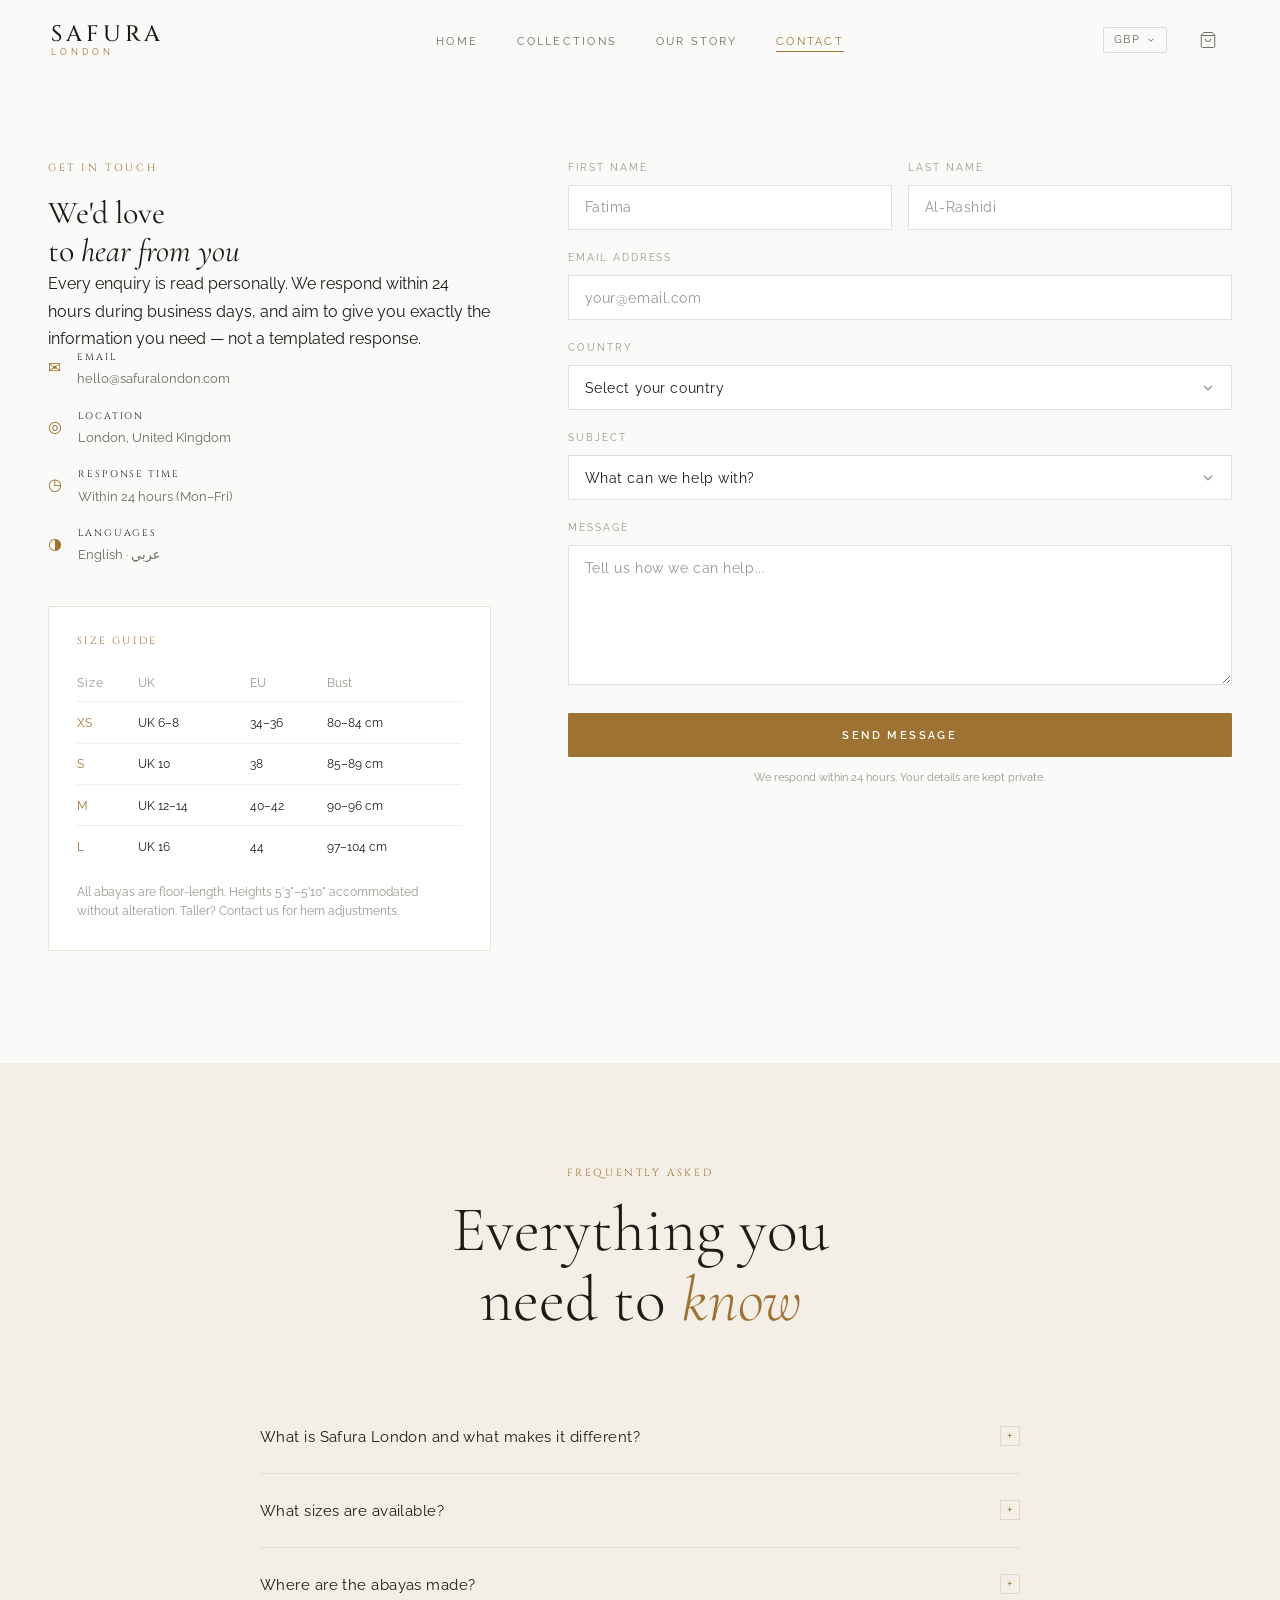
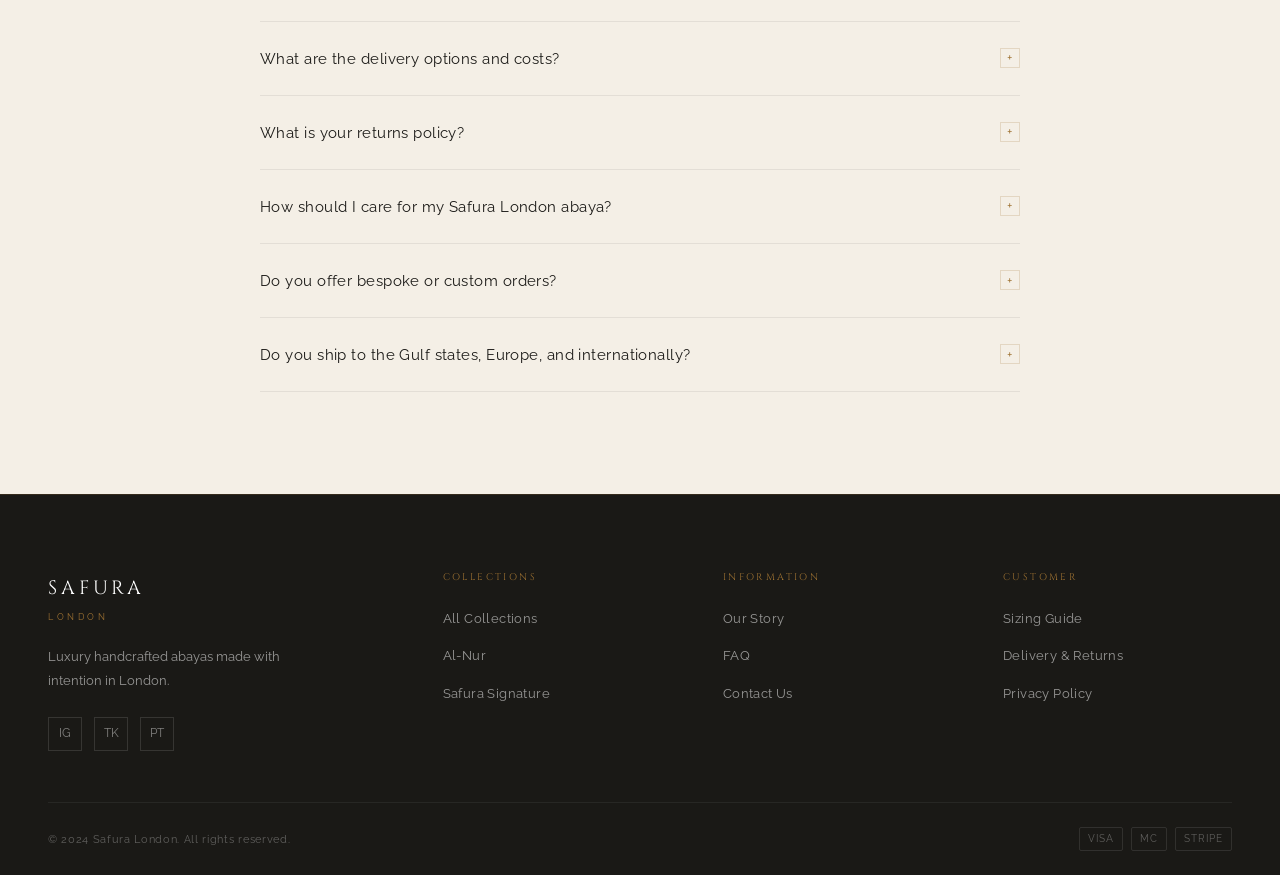
<file: contact.html>
<!DOCTYPE html>
<html lang="en-GB">
<head>
  <meta charset="UTF-8">
  <meta name="viewport" content="width=device-width, initial-scale=1.0">

  <title>Contact &amp; FAQ — Safura London | Get In Touch</title>
  <meta name="description" content="Contact Safura London for enquiries about our luxury abaya collections, bespoke sizing, delivery information, returns, or press. We respond within 24 hours.">
  <meta name="robots" content="index, follow">
  <link rel="canonical" href="https://safuralondon.com/contact.html">

  <script type="application/ld+json">
  {
    "@context": "https://schema.org",
    "@type": "ContactPage",
    "name": "Contact Safura London",
    "url": "https://safuralondon.com/contact.html",
    "mainEntity": {
      "@type": "Organization",
      "name": "Safura London",
      "email": "hello@safuralondon.com",
      "address": {
        "@type": "PostalAddress",
        "addressLocality": "London",
        "addressCountry": "GB"
      },
      "contactPoint": {
        "@type": "ContactPoint",
        "contactType": "customer service",
        "email": "hello@safuralondon.com",
        "availableLanguage": ["English", "Arabic"]
      }
    }
  }
  </script>

  <link rel="stylesheet" href="css/styles.css">
  <link rel="icon" type="image/svg+xml" href="data:image/svg+xml,<svg xmlns='http://www.w3.org/2000/svg' viewBox='0 0 100 100'><text y='.9em' font-size='90'>◈</text></svg>">
</head>
<body>

<!-- NAVIGATION -->
<nav class="nav" role="navigation" aria-label="Main navigation">
  <div class="nav-inner">
    <a href="index.html" class="nav-logo" aria-label="Safura London Home">
      <span class="brand">SAFURA</span>
      <span class="sub">London</span>
    </a>
    <ul class="nav-links" role="list">
      <li><a href="index.html">Home</a></li>
      <li><a href="collections.html">Collections</a></li>
      <li><a href="about.html">Our Story</a></li>
      <li><a href="contact.html">Contact</a></li>
    </ul>
    <div class="nav-actions">
      <div class="currency-select-wrap">
        <button class="currency-btn" id="currency-btn" aria-label="Select currency">
          <span class="cur-label">GBP</span>
          <svg xmlns="http://www.w3.org/2000/svg" viewBox="0 0 16 16" fill="none" stroke="currentColor" stroke-width="1.5"><path d="M4 6l4 4 4-4"/></svg>
        </button>
        <div class="currency-dropdown" id="currency-dropdown" role="menu"></div>
      </div>
      <button class="cart-btn" id="cart-btn" aria-label="Open shopping bag">
        <svg xmlns="http://www.w3.org/2000/svg" viewBox="0 0 24 24" fill="none" stroke="currentColor" stroke-width="1.3" width="18" height="18">
          <path d="M6 2L3 6v14a2 2 0 002 2h14a2 2 0 002-2V6l-3-4z"/><line x1="3" y1="6" x2="21" y2="6"/><path d="M16 10a4 4 0 01-8 0"/>
        </svg>
        <span class="sr-only">Bag</span>
        <span class="cart-count" id="cart-count"></span>
      </button>
      <button class="menu-toggle" id="menu-toggle" aria-label="Toggle menu">
        <span></span><span></span><span></span>
      </button>
    </div>
  </div>
</nav>

<!-- CONTACT GRID -->
<main>
  <div class="container">
    <div class="contact-grid">
      <!-- Contact Info -->
      <div>
        <p class="eyebrow reveal" style="margin-bottom:1rem">Get in Touch</p>
        <h1 class="reveal">
          We'd love<br>to <em>hear from you</em>
        </h1>
        <p class="reveal reveal-delay-1">Every enquiry is read personally. We respond within 24 hours during business days, and aim to give you exactly the information you need — not a templated response.</p>

        <div class="contact-detail reveal reveal-delay-2">
          <div class="contact-detail-item">
            <div class="contact-detail-icon">✉</div>
            <div class="contact-detail-text">
              <h4>Email</h4>
              <p>hello@safuralondon.com</p>
            </div>
          </div>
          <div class="contact-detail-item">
            <div class="contact-detail-icon">◎</div>
            <div class="contact-detail-text">
              <h4>Location</h4>
              <p>London, United Kingdom</p>
            </div>
          </div>
          <div class="contact-detail-item">
            <div class="contact-detail-icon">◷</div>
            <div class="contact-detail-text">
              <h4>Response Time</h4>
              <p>Within 24 hours (Mon–Fri)</p>
            </div>
          </div>
          <div class="contact-detail-item">
            <div class="contact-detail-icon">◑</div>
            <div class="contact-detail-text">
              <h4>Languages</h4>
              <p>English · عربي</p>
            </div>
          </div>
        </div>

        <!-- Size Guide -->
        <div style="border:1px solid var(--border-gold);padding:1.75rem;margin-bottom:2rem;background:var(--white)" class="reveal reveal-delay-3">
          <h3 style="font-family:var(--font-logo);font-size:0.65rem;letter-spacing:0.2em;text-transform:uppercase;color:var(--gold);margin-bottom:1rem">Size Guide</h3>
          <table style="width:100%;font-size:0.78rem;border-collapse:collapse">
            <thead>
              <tr style="border-bottom:1px solid var(--border-light)">
                <th style="text-align:left;padding:0.5rem 0;color:var(--muted);font-weight:400;letter-spacing:0.08em">Size</th>
                <th style="text-align:left;padding:0.5rem 0;color:var(--muted);font-weight:400">UK</th>
                <th style="text-align:left;padding:0.5rem 0;color:var(--muted);font-weight:400">EU</th>
                <th style="text-align:left;padding:0.5rem 0;color:var(--muted);font-weight:400">Bust</th>
              </tr>
            </thead>
            <tbody>
              <tr style="border-bottom:1px solid var(--border-light)">
                <td style="padding:0.6rem 0;color:var(--gold)">XS</td>
                <td style="padding:0.6rem 0;color:var(--near-black)">UK 6–8</td>
                <td style="padding:0.6rem 0;color:var(--near-black)">34–36</td>
                <td style="padding:0.6rem 0;color:var(--near-black)">80–84 cm</td>
              </tr>
              <tr style="border-bottom:1px solid var(--border-light)">
                <td style="padding:0.6rem 0;color:var(--gold)">S</td>
                <td style="padding:0.6rem 0;color:var(--near-black)">UK 10</td>
                <td style="padding:0.6rem 0;color:var(--near-black)">38</td>
                <td style="padding:0.6rem 0;color:var(--near-black)">85–89 cm</td>
              </tr>
              <tr style="border-bottom:1px solid var(--border-light)">
                <td style="padding:0.6rem 0;color:var(--gold)">M</td>
                <td style="padding:0.6rem 0;color:var(--near-black)">UK 12–14</td>
                <td style="padding:0.6rem 0;color:var(--near-black)">40–42</td>
                <td style="padding:0.6rem 0;color:var(--near-black)">90–96 cm</td>
              </tr>
              <tr>
                <td style="padding:0.6rem 0;color:var(--gold)">L</td>
                <td style="padding:0.6rem 0;color:var(--near-black)">UK 16</td>
                <td style="padding:0.6rem 0;color:var(--near-black)">44</td>
                <td style="padding:0.6rem 0;color:var(--near-black)">97–104 cm</td>
              </tr>
            </tbody>
          </table>
          <p style="margin-top:1rem;font-size:0.72rem;color:var(--muted)">All abayas are floor-length. Heights 5'3"–5'10" accommodated without alteration. Taller? Contact us for hem adjustments.</p>
        </div>
      </div>

      <!-- Contact Form -->
      <div class="reveal reveal-delay-1">
        <form id="contact-form" novalidate>
          <div class="form-row">
            <div class="form-group">
              <label for="first-name">First Name</label>
              <input type="text" id="first-name" name="first-name" placeholder="Fatima" autocomplete="given-name" required>
            </div>
            <div class="form-group">
              <label for="last-name">Last Name</label>
              <input type="text" id="last-name" name="last-name" placeholder="Al-Rashidi" autocomplete="family-name">
            </div>
          </div>
          <div class="form-group">
            <label for="email">Email Address</label>
            <input type="email" id="email" name="email" placeholder="your@email.com" autocomplete="email" required>
          </div>
          <div class="form-group">
            <label for="country">Country</label>
            <select id="country" name="country" autocomplete="country-name">
              <option value="">Select your country</option>
              <option value="GB">United Kingdom</option>
              <option value="AE">United Arab Emirates</option>
              <option value="SA">Saudi Arabia</option>
              <option value="KW">Kuwait</option>
              <option value="QA">Qatar</option>
              <option value="BH">Bahrain</option>
              <option value="OM">Oman</option>
              <option value="US">United States</option>
              <option value="CA">Canada</option>
              <option value="AU">Australia</option>
              <option value="DE">Germany</option>
              <option value="FR">France</option>
              <option value="NL">Netherlands</option>
              <option value="SE">Sweden</option>
              <option value="MY">Malaysia</option>
              <option value="OTHER">Other</option>
            </select>
          </div>
          <div class="form-group">
            <label for="subject">Subject</label>
            <select id="subject" name="subject" required>
              <option value="">What can we help with?</option>
              <option value="order">Order Enquiry</option>
              <option value="sizing">Sizing &amp; Fitting</option>
              <option value="bespoke">Bespoke / Custom Order</option>
              <option value="wholesale">Wholesale Enquiry</option>
              <option value="press">Press &amp; Media</option>
              <option value="returns">Returns &amp; Exchanges</option>
              <option value="other">Other</option>
            </select>
          </div>
          <div class="form-group">
            <label for="message">Message</label>
            <textarea id="message" name="message" placeholder="Tell us how we can help..." required></textarea>
          </div>
          <button type="submit" class="btn btn-gold btn-full" id="form-submit">Send Message</button>
          <p style="font-size:0.68rem;color:var(--muted);margin-top:0.75rem;text-align:center">We respond within 24 hours. Your details are kept private.</p>
        </form>
      </div>
    </div>
  </div>

  <!-- FAQ -->
  <section class="faq-section" id="faq" aria-labelledby="faq-heading">
    <div class="container">
      <div class="section-header center reveal">
        <p class="eyebrow">Frequently Asked</p>
        <h2 class="section-title" id="faq-heading">Everything you<br>need to <em>know</em></h2>
      </div>

      <div class="faq-list">
        <div class="faq-item">
          <div class="faq-question">
            What is Safura London and what makes it different?
            <span class="icon" aria-hidden="true">+</span>
          </div>
          <div class="faq-answer">
            <p>Safura London is a British luxury modest fashion brand creating handcrafted abayas. The name Safura means beautiful in Arabic. What makes us different is simple: we make abayas the way luxury fashion houses make their finest garments — from exceptional fabrics, cut by skilled hands, with complete attention to the interior as much as the exterior. Most modest fashion is mass-produced; ours is not.</p>
          </div>
        </div>

        <div class="faq-item">
          <div class="faq-question">
            What sizes are available?
            <span class="icon" aria-hidden="true">+</span>
          </div>
          <div class="faq-answer">
            <p>All 12 collections are available in XS (UK 6–8 / EU 34–36), S (UK 10 / EU 38), M (UK 12–14 / EU 40–42), and L (UK 16 / EU 44). All styles are floor-length and generously cut for comfortable modest coverage. Bespoke sizing is available for the Safura Signature collection — please contact us for details.</p>
          </div>
        </div>

        <div class="faq-item">
          <div class="faq-question">
            Where are the abayas made?
            <span class="icon" aria-hidden="true">+</span>
          </div>
          <div class="faq-answer">
            <p>Every Safura London abaya is cut and handcrafted in our London atelier by skilled artisans. Our fabrics are sourced from certified Italian and British mills. We do not outsource manufacturing and we produce in small, controlled batches to maintain our quality standards.</p>
          </div>
        </div>

        <div class="faq-item">
          <div class="faq-question">
            What are the delivery options and costs?
            <span class="icon" aria-hidden="true">+</span>
          </div>
          <div class="faq-answer">
            <p>UK standard delivery is free on all orders. Express UK delivery (next business day) is £8.50. International shipping to the Gulf states (UAE, Saudi Arabia, Kuwait, Qatar) is £18 and takes 3–5 working days. Worldwide shipping is available — contact us for a quote for your country. The Safura Signature collection requires 4–6 weeks as each piece is individually handcrafted.</p>
          </div>
        </div>

        <div class="faq-item">
          <div class="faq-question">
            What is your returns policy?
            <span class="icon" aria-hidden="true">+</span>
          </div>
          <div class="faq-answer">
            <p>We accept returns within 14 days of delivery, provided items are unworn, with all tags attached and in original packaging. Due to the handcrafted nature of our Signature collection, those pieces are non-returnable. We cover return postage costs for UK customers. For international returns, please contact us first to arrange the most efficient method.</p>
          </div>
        </div>

        <div class="faq-item">
          <div class="faq-question">
            How should I care for my Safura London abaya?
            <span class="icon" aria-hidden="true">+</span>
          </div>
          <div class="faq-answer">
            <p>Care varies by collection: most require dry cleaning only (we recommend this for all premium pieces to preserve fabric integrity). The Nadia collection in crepe can be gently machine washed at 30°C. Full care instructions are printed on a silk label inside each garment. When in doubt, dry clean — it is always the safer choice for luxury fabrics.</p>
          </div>
        </div>

        <div class="faq-item">
          <div class="faq-question">
            Do you offer bespoke or custom orders?
            <span class="icon" aria-hidden="true">+</span>
          </div>
          <div class="faq-answer">
            <p>Yes — bespoke sizing is available for the Safura Signature collection and for wholesale clients. We can also discuss custom colourways for select collections for bridal parties or large orders. Please contact us at hello@safuralondon.com with your requirements. Bespoke orders require a minimum lead time of 6–8 weeks.</p>
          </div>
        </div>

        <div class="faq-item">
          <div class="faq-question">
            Do you ship to the Gulf states, Europe, and internationally?
            <span class="icon" aria-hidden="true">+</span>
          </div>
          <div class="faq-answer">
            <p>Yes, we ship worldwide. Our website automatically detects your country and shows prices in your local currency (GBP, USD, EUR, AED, SAR, KWD, QAR, and more). We have many customers across the UAE, Saudi Arabia, Kuwait, Qatar, Germany, France, the Netherlands, Malaysia, Canada, and Australia. International orders are sent via tracked courier with full insurance.</p>
          </div>
        </div>
      </div>
    </div>
  </section>
</main>

<!-- FOOTER -->
<footer role="contentinfo">
  <div class="container">
    <div class="footer-main">
      <div class="footer-brand">
        <div class="logo">SAFURA</div>
        <div class="sub">London</div>
        <p>Luxury handcrafted abayas made with intention in London.</p>
        <div class="footer-social">
          <a href="#" class="social-link" aria-label="Instagram">IG</a>
          <a href="#" class="social-link" aria-label="TikTok">TK</a>
          <a href="#" class="social-link" aria-label="Pinterest">PT</a>
        </div>
      </div>
      <div class="footer-col">
        <h4>Collections</h4>
        <ul>
          <li><a href="collections.html">All Collections</a></li>
          <li><a href="product.html?id=al-nur">Al-Nur</a></li>
          <li><a href="product.html?id=safura">Safura Signature</a></li>
        </ul>
      </div>
      <div class="footer-col">
        <h4>Information</h4>
        <ul>
          <li><a href="about.html">Our Story</a></li>
          <li><a href="contact.html#faq">FAQ</a></li>
          <li><a href="contact.html">Contact Us</a></li>
        </ul>
      </div>
      <div class="footer-col">
        <h4>Customer</h4>
        <ul>
          <li><a href="contact.html">Sizing Guide</a></li>
          <li><a href="contact.html">Delivery &amp; Returns</a></li>
          <li><a href="#">Privacy Policy</a></li>
        </ul>
      </div>
    </div>
    <div class="footer-bottom">
      <span>© 2024 Safura London. All rights reserved.</span>
      <div class="payment-badges">
        <span class="payment-badge">VISA</span>
        <span class="payment-badge">MC</span>
        <span class="payment-badge">STRIPE</span>
      </div>
    </div>
  </div>
</footer>

<!-- CART SIDEBAR -->
<div class="cart-overlay" id="cart-overlay" role="dialog" aria-label="Shopping bag" aria-modal="true">
  <div class="cart-sidebar">
    <div class="cart-header">
      <h3>Your Bag</h3>
      <button class="cart-close" id="cart-close" aria-label="Close bag">✕</button>
    </div>
    <div class="cart-items" id="cart-items"></div>
    <div class="cart-footer">
      <div class="cart-total" id="cart-total" style="display:none">
        <span>Total</span>
        <span class="amount" id="cart-total-amount"></span>
      </div>
      <button class="btn btn-gold btn-full" data-action="checkout">Proceed to Checkout</button>
      <p class="cart-note">Secure checkout powered by Stripe</p>
    </div>
  </div>
</div>

<div class="modal-overlay" id="checkout-modal" role="dialog" aria-modal="true">
  <div class="modal">
    <button class="modal-close-x" id="checkout-modal-close">✕</button>
    <div class="modal-icon">◈</div>
    <h3>Checkout <em>Coming Soon</em></h3>
    <p>Our secure checkout launches very soon. Leave your email for first access.</p>
    <div class="form-group">
      <input type="email" id="notify-email" placeholder="Your email address" style="width:100%;padding:0.85rem 1rem;background:var(--off-white);border:1px solid var(--border-gold);color:var(--near-black);font-size:0.88rem;outline:none;border-radius:1px">
    </div>
    <button class="btn btn-gold btn-full" id="notify-launch-btn" style="margin-top:0.5rem">Notify Me at Launch</button>
    <div class="modal-stripe"><span>Payments powered by</span><span class="stripe-badge">STRIPE</span></div>
  </div>
</div>

<div class="toast" role="alert" aria-live="polite"></div>

<script src="js/products.js"></script>
<script src="js/currency.js"></script>
<script src="js/cart.js"></script>
<script src="js/stripe.js"></script>
<script src="js/main.js"></script>
<script>
document.addEventListener('DOMContentLoaded', () => {
  const form = document.getElementById('contact-form');
  if (form) {
    form.addEventListener('submit', (e) => {
      e.preventDefault();
      const email = document.getElementById('email')?.value;
      const name = document.getElementById('first-name')?.value;
      if (email && name) {
        showToast(`Thank you ${name} — we'll be in touch within <span class="toast-gold">24 hours</span>`);
        form.reset();
      }
    });
  }
});
</script>

</body>
</html>
</file>
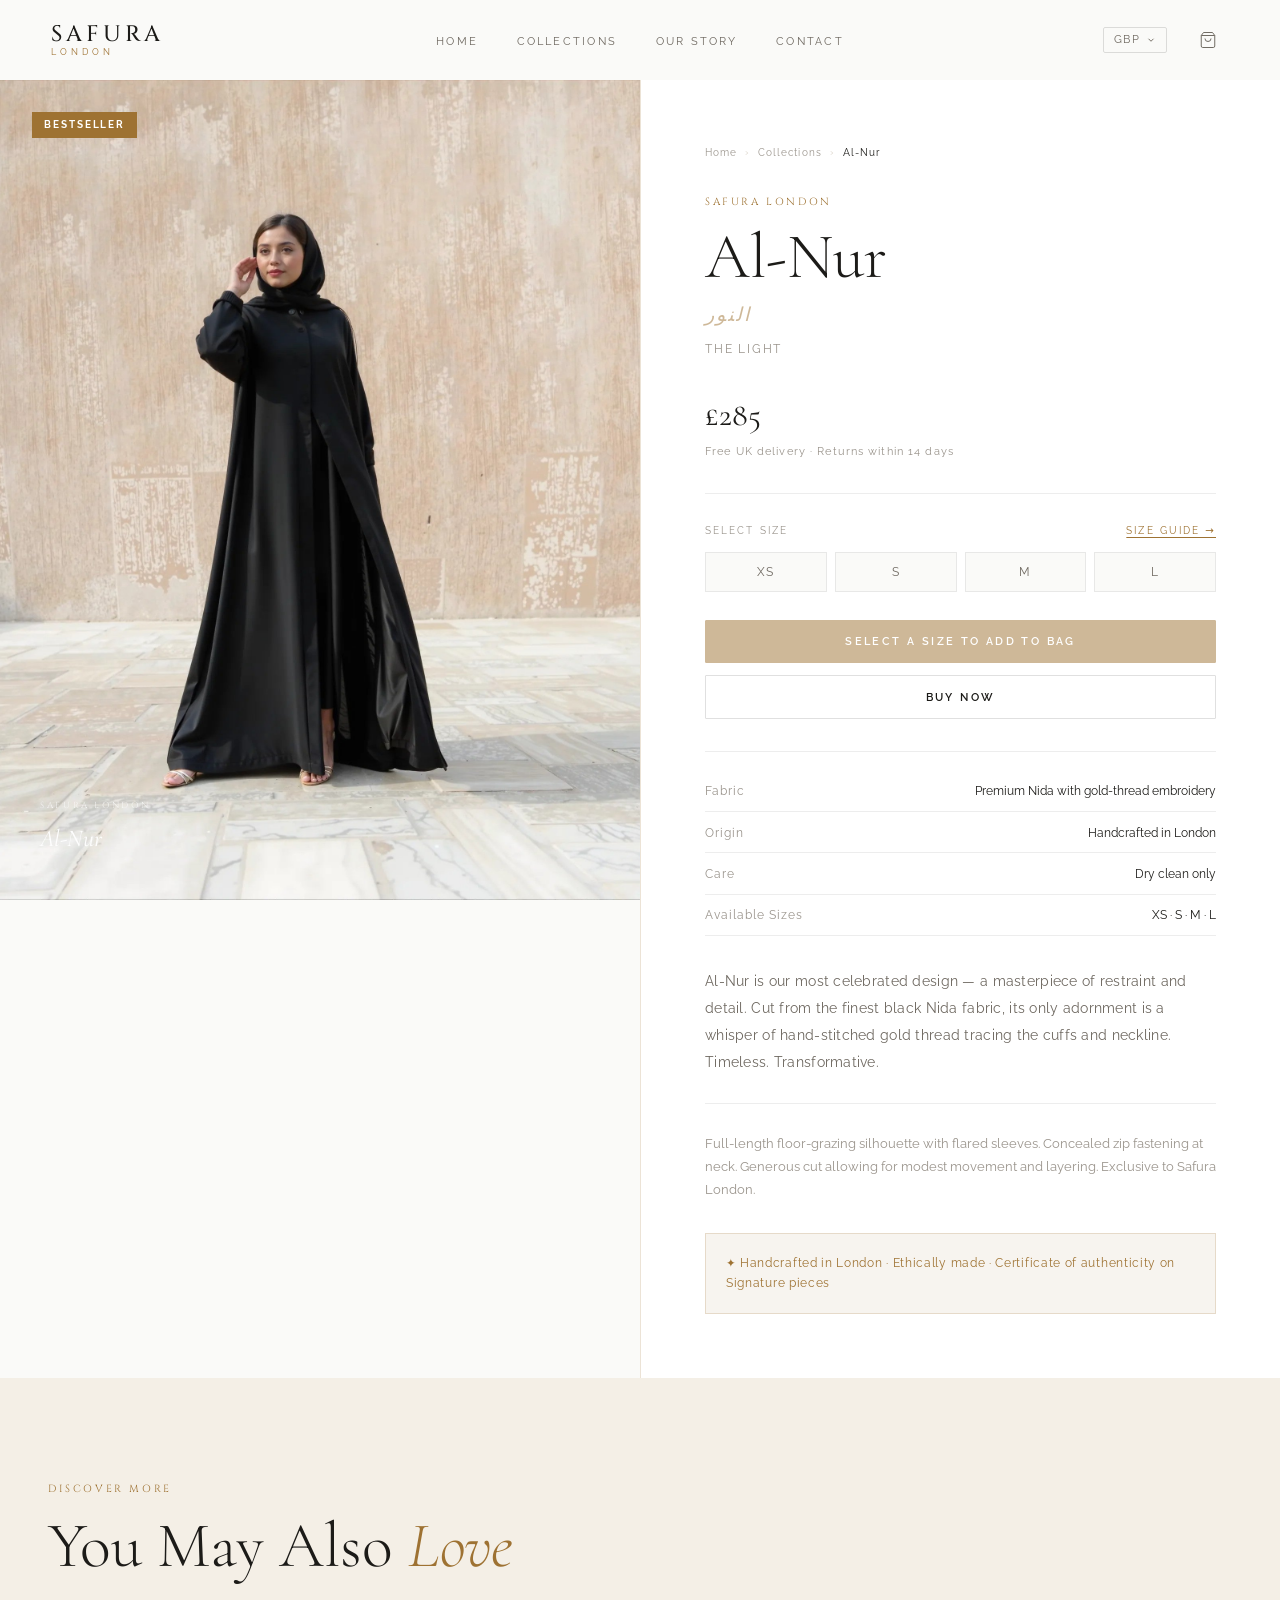
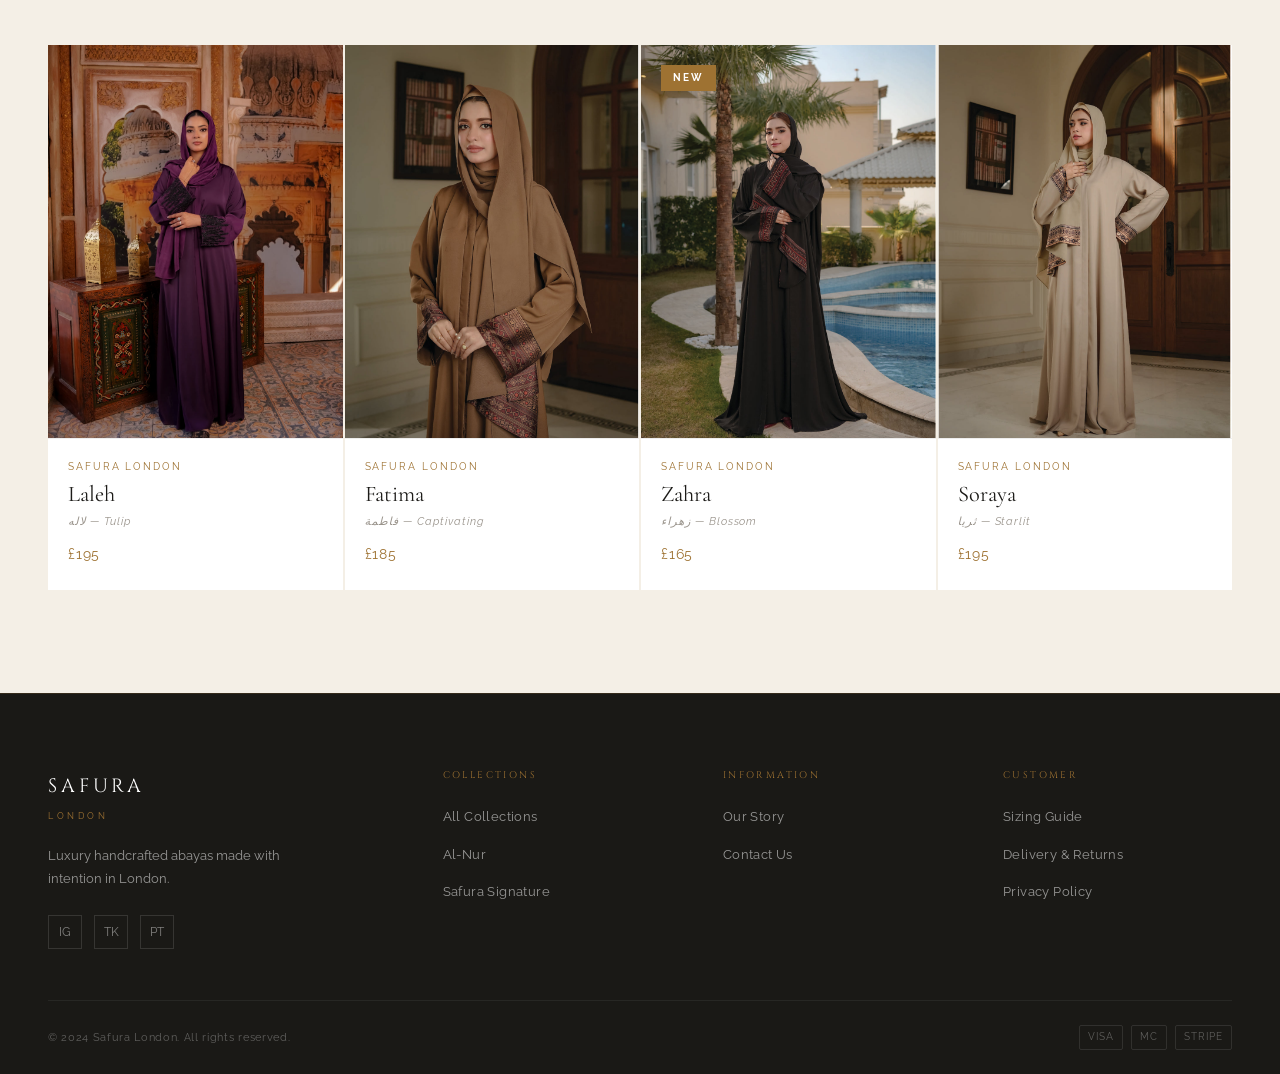
<file: product.html>
<!DOCTYPE html>
<html lang="en-GB">
<head>
  <meta charset="UTF-8">
  <meta name="viewport" content="width=device-width, initial-scale=1.0">
  <!-- Titles & meta set dynamically by JS -->
  <title>Safura London — Luxury Abaya</title>
  <meta name="description" content="Luxury handcrafted abaya by Safura London. Available in XS–L. Modest fashion made in the UK.">
  <link rel="canonical" href="https://safuralondon.com/product.html">
  <link rel="stylesheet" href="css/styles.css">
  <link rel="icon" type="image/svg+xml" href="data:image/svg+xml,<svg xmlns='http://www.w3.org/2000/svg' viewBox='0 0 100 100'><text y='.9em' font-size='90'>◈</text></svg>">
</head>
<body>

<!-- NAVIGATION -->
<nav class="nav" role="navigation" aria-label="Main navigation">
  <div class="nav-inner">
    <a href="index.html" class="nav-logo" aria-label="Safura London Home">
      <span class="brand">SAFURA</span>
      <span class="sub">London</span>
    </a>
    <ul class="nav-links" role="list">
      <li><a href="index.html">Home</a></li>
      <li><a href="collections.html">Collections</a></li>
      <li><a href="about.html">Our Story</a></li>
      <li><a href="contact.html">Contact</a></li>
    </ul>
    <div class="nav-actions">
      <div class="currency-select-wrap">
        <button class="currency-btn" id="currency-btn" aria-label="Select currency">
          <span class="cur-label">GBP</span>
          <svg xmlns="http://www.w3.org/2000/svg" viewBox="0 0 16 16" fill="none" stroke="currentColor" stroke-width="1.5"><path d="M4 6l4 4 4-4"/></svg>
        </button>
        <div class="currency-dropdown" id="currency-dropdown" role="menu"></div>
      </div>
      <button class="cart-btn" id="cart-btn" aria-label="Open shopping bag">
        <svg xmlns="http://www.w3.org/2000/svg" viewBox="0 0 24 24" fill="none" stroke="currentColor" stroke-width="1.3" width="18" height="18">
          <path d="M6 2L3 6v14a2 2 0 002 2h14a2 2 0 002-2V6l-3-4z"/><line x1="3" y1="6" x2="21" y2="6"/><path d="M16 10a4 4 0 01-8 0"/>
        </svg>
        <span class="sr-only">Bag</span>
        <span class="cart-count" id="cart-count"></span>
      </button>
      <button class="menu-toggle" id="menu-toggle" aria-label="Toggle menu">
        <span></span><span></span><span></span>
      </button>
    </div>
  </div>
</nav>

<!-- PRODUCT DETAIL -->
<main class="product-detail" id="product-detail" aria-label="Product detail">
  <!-- Populated by JS -->
</main>

<!-- RELATED PRODUCTS -->
<section class="section" style="background:var(--cream)" aria-labelledby="related-heading">
  <div class="container">
    <div class="section-header reveal">
      <p class="eyebrow">Discover More</p>
      <h2 class="section-title" id="related-heading">You May Also <em>Love</em></h2>
    </div>
    <div class="products-grid" id="related-grid"></div>
  </div>
</section>

<!-- CART SIDEBAR -->
<div class="cart-overlay" id="cart-overlay" role="dialog" aria-label="Shopping bag" aria-modal="true">
  <div class="cart-sidebar">
    <div class="cart-header">
      <h3>Your Bag</h3>
      <button class="cart-close" id="cart-close" aria-label="Close bag">✕</button>
    </div>
    <div class="cart-items" id="cart-items"></div>
    <div class="cart-footer">
      <div class="cart-total" id="cart-total" style="display:none">
        <span>Total</span>
        <span class="amount" id="cart-total-amount"></span>
      </div>
      <button class="btn btn-gold btn-full" data-action="checkout">Proceed to Checkout</button>
      <p class="cart-note">Secure checkout powered by Stripe</p>
    </div>
  </div>
</div>

<!-- CHECKOUT MODAL -->
<div class="modal-overlay" id="checkout-modal" role="dialog" aria-modal="true">
  <div class="modal">
    <button class="modal-close-x" id="checkout-modal-close">✕</button>
    <div class="modal-icon">◈</div>
    <h3>Checkout <em>Coming Soon</em></h3>
    <p>Our secure Stripe checkout is launching very soon. Enter your email for first access and an exclusive launch offer.</p>
    <div class="form-group">
      <input type="email" id="notify-email" placeholder="Your email address" style="width:100%;padding:0.85rem 1rem;background:var(--off-white);border:1px solid var(--border-gold);color:var(--near-black);font-size:0.88rem;outline:none;border-radius:1px">
    </div>
    <button class="btn btn-gold btn-full" id="notify-launch-btn" style="margin-top:0.5rem">Notify Me at Launch</button>
    <div class="modal-stripe"><span>Payments powered by</span><span class="stripe-badge">STRIPE</span></div>
  </div>
</div>

<footer role="contentinfo">
  <div class="container">
    <div class="footer-main">
      <div class="footer-brand">
        <div class="logo">SAFURA</div>
        <div class="sub">London</div>
        <p>Luxury handcrafted abayas made with intention in London.</p>
        <div class="footer-social">
          <a href="#" class="social-link" aria-label="Instagram">IG</a>
          <a href="#" class="social-link" aria-label="TikTok">TK</a>
          <a href="#" class="social-link" aria-label="Pinterest">PT</a>
        </div>
      </div>
      <div class="footer-col">
        <h4>Collections</h4>
        <ul>
          <li><a href="collections.html">All Collections</a></li>
          <li><a href="product.html?id=al-nur">Al-Nur</a></li>
          <li><a href="product.html?id=safura">Safura Signature</a></li>
        </ul>
      </div>
      <div class="footer-col">
        <h4>Information</h4>
        <ul>
          <li><a href="about.html">Our Story</a></li>
          <li><a href="contact.html">Contact Us</a></li>
        </ul>
      </div>
      <div class="footer-col">
        <h4>Customer</h4>
        <ul>
          <li><a href="contact.html">Sizing Guide</a></li>
          <li><a href="contact.html">Delivery & Returns</a></li>
          <li><a href="#">Privacy Policy</a></li>
        </ul>
      </div>
    </div>
    <div class="footer-bottom">
      <span>© 2024 Safura London. All rights reserved.</span>
      <div class="payment-badges">
        <span class="payment-badge">VISA</span>
        <span class="payment-badge">MC</span>
        <span class="payment-badge">STRIPE</span>
      </div>
    </div>
  </div>
</footer>

<div class="toast" role="alert" aria-live="polite"></div>

<script src="js/products.js"></script>
<script src="js/currency.js"></script>
<script src="js/cart.js"></script>
<script src="js/stripe.js"></script>
<script src="js/main.js"></script>
<script>
let currentProduct = null;
let selectedSize = null;

function renderProduct(product) {
  currentProduct = product;
  const priceDisplay = typeof convertPrice !== 'undefined'
    ? convertPrice(product.price).formatted
    : `£${product.price}`;

  document.title = `${product.name} Abaya — Safura London`;

  const detail = document.getElementById('product-detail');
  detail.innerHTML = `
    <div class="product-detail-inner">
      <!-- Gallery -->
      <div class="product-gallery" role="img" aria-label="${product.name} abaya">
        <div class="product-main-img" style="position:relative;overflow:hidden;${product.image ? '' : `background:${product.color};display:flex;align-items:center;justify-content:center;`}">
          ${product.image ? `
          <img src="${product.image}" alt="${product.name} abaya by Safura London" style="width:100%;height:100%;object-fit:cover;display:block">
          <div style="position:absolute;inset-x:0;bottom:0;height:45%;background:linear-gradient(to top,rgba(0,0,0,0.5) 0%,transparent 100%);z-index:1;pointer-events:none"></div>
          ` : `
          <div style="position:absolute;inset:0;opacity:0.04;background:repeating-linear-gradient(45deg,rgba(255,255,255,.4) 0,rgba(255,255,255,.4) 1px,transparent 0,transparent 50%);background-size:6px 6px"></div>
          <div style="position:absolute;bottom:10%;left:50%;transform:translateX(-50%);text-align:center;z-index:0;pointer-events:none">
            <div style="font-family:var(--font-display);font-size:clamp(4rem,12vw,9rem);color:${product.accentColor};opacity:0.08;line-height:1;font-style:italic;white-space:nowrap">${product.arabic}</div>
          </div>
          <svg viewBox="0 0 220 400" xmlns="http://www.w3.org/2000/svg" fill="${product.accentColor}" style="width:min(42%,260px);opacity:0.28;position:relative;z-index:1;filter:drop-shadow(0 20px 40px rgba(0,0,0,0.4))">
            <ellipse cx="110" cy="36" rx="26" ry="32"/>
            <path d="M 72 66 Q 65 86 58 106 L 8 195 L 28 202 L 66 128 L 66 395 L 154 395 L 154 128 L 192 202 L 212 195 L 162 106 Q 155 86 148 66 Z"/>
            <line x1="66" y1="175" x2="154" y2="175" stroke="${product.accentColor}" stroke-width="1" opacity="0.3"/>
          </svg>
          `}
          <div style="position:absolute;bottom:2.5rem;left:2.5rem;z-index:2">
            <div style="font-family:var(--font-logo);font-size:0.55rem;letter-spacing:0.3em;color:${product.image ? 'rgba(255,255,255,0.7)' : 'rgba(201,169,110,0.6)'};margin-bottom:0.4rem">SAFURA LONDON</div>
            <div style="font-family:var(--font-display);font-size:1.5rem;color:${product.image ? '#fff' : product.accentColor};opacity:${product.image ? '0.95' : '0.6'};font-style:italic">${product.name}</div>
          </div>
          ${product.badge ? `<div class="product-badge" style="top:2rem;left:2rem">${product.badge}</div>` : ''}
        </div>
      </div>

      <!-- Info Panel -->
      <div class="product-info-panel">
        <nav class="product-breadcrumb" aria-label="Breadcrumb">
          <a href="index.html">Home</a>
          <span>›</span>
          <a href="collections.html">Collections</a>
          <span>›</span>
          <span style="color:var(--near-black)">${product.name}</span>
        </nav>

        <p class="eyebrow" style="margin-bottom:0.75rem">Safura London</p>
        <h1 class="product-detail-name">${product.name}</h1>
        <div class="product-detail-arabic" lang="ar">${product.arabic}</div>
        <div class="product-detail-meaning">${product.meaning}</div>

        <div class="product-detail-price">
          <span data-gbp-price="${product.price}" id="detail-price">${priceDisplay}</span>
          <div class="price-note">Free UK delivery · Returns within 14 days</div>
        </div>

        <div class="product-divider"></div>

        <div class="size-label">
          <span>Select Size</span>
          <a href="contact.html">Size Guide →</a>
        </div>
        <div class="size-grid" id="size-grid">
          ${product.sizes.map(s => `
            <button class="size-option${!s.available ? ' unavailable' : ''}" data-size="${s.label}" ${!s.available ? 'disabled' : ''} aria-label="${s.label} — ${s.uk}">
              ${s.label}
            </button>
          `).join('')}
        </div>

        <div class="product-actions">
          <button class="btn btn-gold btn-full" id="add-to-cart-btn" disabled style="opacity:0.5;cursor:not-allowed">
            Select a size to add to bag
          </button>
          <button class="btn btn-outline btn-full" data-action="checkout">
            Buy Now
          </button>
        </div>

        <div class="product-divider"></div>

        <div class="product-meta">
          <div class="meta-row">
            <span class="label">Fabric</span>
            <span class="value">${product.fabric}</span>
          </div>
          <div class="meta-row">
            <span class="label">Origin</span>
            <span class="value">${product.origin}</span>
          </div>
          <div class="meta-row">
            <span class="label">Care</span>
            <span class="value">${product.care}</span>
          </div>
          <div class="meta-row">
            <span class="label">Available Sizes</span>
            <span class="value">XS · S · M · L</span>
          </div>
        </div>

        <p class="product-desc">${product.description}</p>

        <div class="product-divider"></div>

        <p style="font-size:0.8rem;color:var(--muted);line-height:1.8">${product.details}</p>

        <div style="margin-top:2rem;padding:1.25rem;border:1px solid var(--border-gold);background:var(--gold-dim)">
          <p style="font-size:0.72rem;letter-spacing:0.06em;color:var(--gold)">
            ✦ Handcrafted in London · Ethically made · Certificate of authenticity on Signature pieces
          </p>
        </div>
      </div>
    </div>`;

  /* Size selection */
  document.querySelectorAll('.size-option:not(.unavailable)').forEach(btn => {
    btn.addEventListener('click', () => {
      document.querySelectorAll('.size-option').forEach(b => b.classList.remove('selected'));
      btn.classList.add('selected');
      selectedSize = btn.dataset.size;
      const addBtn = document.getElementById('add-to-cart-btn');
      addBtn.disabled = false;
      addBtn.style.opacity = '1';
      addBtn.style.cursor = 'pointer';
      addBtn.textContent = `Add to Bag — Size ${selectedSize}`;
    });
  });

  /* Add to cart */
  const addBtn = document.getElementById('add-to-cart-btn');
  if (addBtn) {
    addBtn.addEventListener('click', () => {
      if (selectedSize && currentProduct) {
        addToCart(currentProduct, selectedSize);
      }
    });
  }

  /* Update price on currency change */
  document.addEventListener('currencyChange', () => {
    const priceEl = document.getElementById('detail-price');
    if (priceEl) priceEl.textContent = convertPrice(product.price).formatted;
  });

  /* JSON-LD for this product */
  const priceNum = product.price;
  const schema = {
    "@context": "https://schema.org",
    "@type": "Product",
    "name": `${product.name} Abaya by Safura London`,
    "description": product.seoDesc,
    "brand": { "@type": "Brand", "name": "Safura London" },
    "category": "Abaya / Modest Fashion",
    "material": product.fabric,
    "countryOfOrigin": "GB",
    "offers": {
      "@type": "Offer",
      "price": priceNum,
      "priceCurrency": "GBP",
      "availability": "https://schema.org/InStock",
      "url": `https://safuralondon.com/product.html?id=${product.slug}`,
      "seller": { "@type": "Organization", "name": "Safura London" }
    },
    "hasVariant": product.sizes.map(s => ({
      "@type": "ProductGroup",
      "name": `${product.name} — Size ${s.label}`,
      "size": s.uk
    }))
  };
  let ldEl = document.getElementById('product-ld');
  if (!ldEl) { ldEl = document.createElement('script'); ldEl.type = 'application/ld+json'; ldEl.id = 'product-ld'; document.head.appendChild(ldEl); }
  ldEl.textContent = JSON.stringify(schema);
}

function renderRelated(currentSlug) {
  const grid = document.getElementById('related-grid');
  if (!grid) return;
  const others = COLLECTIONS.filter(c => c.slug !== currentSlug).sort(() => Math.random() - 0.5).slice(0, 4);
  others.forEach((product, i) => {
    const card = buildProductCard(product);
    card.classList.add(`reveal-delay-${i}`);
    grid.appendChild(card);
  });
}

document.addEventListener('DOMContentLoaded', () => {
  const params = new URLSearchParams(window.location.search);
  const slug = params.get('id') || 'al-nur';
  const product = getProduct(slug);

  if (!product) {
    document.getElementById('product-detail').innerHTML = `
      <div style="padding:10rem 2rem;text-align:center">
        <p style="color:var(--muted)">Collection not found.</p>
        <a href="collections.html" class="btn btn-outline-gold" style="margin-top:2rem;display:inline-flex">View All Collections</a>
      </div>`;
    return;
  }

  renderProduct(product);
  renderRelated(slug);
  setTimeout(initReveal, 100);
});
</script>

</body>
</html>
</file>
<file: css/styles.css>
/* ============================================================
   SAFURA LONDON — Master Stylesheet (Light Theme)
   ============================================================ */

@import url('https://fonts.googleapis.com/css2?family=Cormorant+Garamond:ital,wght@0,300;0,400;0,500;0,600;1,300;1,400;1,500&family=Cinzel:wght@400;500;600&family=Raleway:wght@300;400;500;600;700&display=swap');

/* ---- Reset & Base ---- */
*, *::before, *::after { box-sizing: border-box; margin: 0; padding: 0; }

:root {
  /* Light palette */
  --white:        #FFFFFF;
  --off-white:    #FAFAF8;
  --cream:        #F4EFE6;
  --cream-mid:    #EDE6D8;
  --stone:        #D8D0C4;
  --warm-grey:    #B8B0A4;
  --muted:        #9A948C;
  --muted-2:      #6E6860;
  --dark-grey:    #3E3A36;
  --near-black:   #1C1B18;
  --black:        #0E0D0B;

  /* Gold — deeper for light-background contrast */
  --gold:         #9E7232;
  --gold-hover:   #B5852E;
  --gold-pale:    #F0E8D4;
  --gold-dim:     rgba(158,114,50,0.08);

  /* Borders */
  --border-gold:  rgba(158,114,50,0.2);
  --border-light: rgba(0,0,0,0.07);
  --border-mid:   rgba(0,0,0,0.12);

  /* Footer (kept dark for contrast) */
  --footer-bg:    #1A1916;
  --footer-text:  rgba(255,255,255,0.55);

  /* Typography */
  --font-display: 'Cormorant Garamond', Georgia, serif;
  --font-sans:    'Raleway', system-ui, sans-serif;
  --font-logo:    'Cinzel', Georgia, serif;

  /* Spacing */
  --nav-h: 80px;
  --ease:  cubic-bezier(.4,0,.2,1);
}

html { scroll-behavior: smooth; }

body {
  font-family: var(--font-sans);
  background: var(--off-white);
  color: var(--near-black);
  font-size: 16px;
  line-height: 1.7;
  -webkit-font-smoothing: antialiased;
  overflow-x: hidden;
}

a { color: inherit; text-decoration: none; }
img { max-width: 100%; display: block; }
button { font-family: inherit; cursor: pointer; border: none; background: none; }
input, textarea, select { font-family: inherit; }
ul { list-style: none; }

/* ---- Typography ---- */
.display {
  font-family: var(--font-display);
  font-weight: 300;
  line-height: 1.05;
  letter-spacing: -0.01em;
}

h1, h2, h3, h4 {
  font-family: var(--font-display);
  font-weight: 400;
  line-height: 1.2;
}

.eyebrow {
  font-family: var(--font-logo);
  font-size: 0.65rem;
  letter-spacing: 0.25em;
  text-transform: uppercase;
  color: var(--gold);
}

/* ---- Layout ---- */
.container { max-width: 1280px; margin: 0 auto; padding: 0 clamp(1rem, 4vw, 3rem); }
.section { padding: clamp(4rem, 8vw, 8rem) 0; }

/* ============================================================
   NAVIGATION
   ============================================================ */
.nav {
  position: fixed;
  top: 0; left: 0; right: 0;
  z-index: 1000;
  height: var(--nav-h);
  display: flex;
  align-items: center;
  padding: 0 clamp(1.5rem, 4vw, 3.5rem);
  transition: background 0.4s var(--ease), box-shadow 0.4s var(--ease);
}

.nav.scrolled {
  background: rgba(250,250,248,0.95);
  backdrop-filter: blur(16px);
  box-shadow: 0 1px 0 var(--border-gold);
}

.nav-inner {
  width: 100%;
  display: grid;
  grid-template-columns: 1fr auto 1fr;
  align-items: center;
  gap: 2rem;
}

.nav-logo {
  display: flex;
  flex-direction: column;
  line-height: 1;
  justify-self: start;
}

.nav-logo .brand {
  font-family: var(--font-logo);
  font-size: 1.4rem;
  font-weight: 500;
  letter-spacing: 0.18em;
  color: var(--near-black);
}

.nav-logo .sub {
  font-family: var(--font-sans);
  font-size: 0.55rem;
  letter-spacing: 0.45em;
  text-transform: uppercase;
  color: var(--gold);
  margin-top: 2px;
}

.nav-links {
  display: flex;
  align-items: center;
  gap: clamp(1.5rem, 3vw, 2.5rem);
  justify-self: center;
}

.nav-links a {
  font-size: 0.7rem;
  letter-spacing: 0.2em;
  text-transform: uppercase;
  color: var(--muted-2);
  transition: color 0.3s var(--ease);
  position: relative;
}

.nav-links a::after {
  content: '';
  position: absolute;
  bottom: -4px; left: 0;
  width: 0; height: 1px;
  background: var(--gold);
  transition: width 0.3s var(--ease);
}

.nav-links a:hover { color: var(--near-black); }
.nav-links a:hover::after { width: 100%; }
.nav-links a.active { color: var(--gold); }
.nav-links a.active::after { width: 100%; }

.nav-actions {
  display: flex;
  align-items: center;
  gap: 1.25rem;
  justify-self: end;
}

/* Currency Selector */
.currency-select-wrap { position: relative; }

.currency-btn {
  display: flex;
  align-items: center;
  gap: 0.4rem;
  font-size: 0.68rem;
  letter-spacing: 0.12em;
  color: var(--muted-2);
  padding: 0.35rem 0.6rem;
  border: 1px solid var(--border-mid);
  border-radius: 2px;
  transition: all 0.3s var(--ease);
  background: transparent;
}

.currency-btn:hover { color: var(--gold); border-color: var(--gold); }
.currency-btn svg { width: 10px; height: 10px; transition: transform 0.3s var(--ease); }
.currency-btn.open svg { transform: rotate(180deg); }

.currency-dropdown {
  position: absolute;
  top: calc(100% + 0.5rem);
  right: 0;
  background: var(--white);
  border: 1px solid var(--border-gold);
  border-radius: 2px;
  min-width: 160px;
  opacity: 0;
  visibility: hidden;
  transform: translateY(-8px);
  transition: all 0.25s var(--ease);
  z-index: 100;
  box-shadow: 0 8px 32px rgba(0,0,0,0.08);
}

.currency-dropdown.open {
  opacity: 1;
  visibility: visible;
  transform: translateY(0);
}

.currency-option {
  display: flex;
  align-items: center;
  justify-content: space-between;
  padding: 0.65rem 1rem;
  font-size: 0.7rem;
  letter-spacing: 0.08em;
  color: var(--muted-2);
  transition: all 0.2s var(--ease);
  cursor: pointer;
  border-bottom: 1px solid var(--border-light);
}

.currency-option:last-child { border-bottom: none; }
.currency-option:hover { color: var(--gold); background: var(--gold-dim); }
.currency-option.active { color: var(--gold); }
.currency-option .sym { color: var(--gold); font-weight: 600; }

/* Cart Button */
.cart-btn {
  position: relative;
  display: flex;
  align-items: center;
  gap: 0.4rem;
  padding: 0.35rem 0.75rem;
  font-size: 0.68rem;
  letter-spacing: 0.15em;
  text-transform: uppercase;
  color: var(--muted-2);
  transition: color 0.3s var(--ease);
}

.cart-btn:hover { color: var(--gold); }

.cart-count {
  position: absolute;
  top: -4px; right: -4px;
  width: 18px; height: 18px;
  background: var(--gold);
  color: var(--white);
  font-size: 0.6rem;
  font-weight: 700;
  border-radius: 50%;
  display: flex;
  align-items: center;
  justify-content: center;
  opacity: 0;
  transform: scale(0);
  transition: all 0.3s var(--ease);
}

.cart-count.visible { opacity: 1; transform: scale(1); }

/* Mobile Menu */
.menu-toggle {
  display: none;
  flex-direction: column;
  gap: 5px;
  padding: 0.5rem;
  cursor: pointer;
}

.menu-toggle span {
  display: block;
  width: 22px; height: 1px;
  background: var(--near-black);
  transition: all 0.3s var(--ease);
}

/* ============================================================
   CART SIDEBAR
   ============================================================ */
.cart-overlay {
  position: fixed;
  inset: 0;
  background: rgba(28,27,24,0.35);
  z-index: 2000;
  opacity: 0;
  visibility: hidden;
  transition: all 0.35s var(--ease);
}

.cart-overlay.open { opacity: 1; visibility: visible; }

.cart-sidebar {
  position: fixed;
  top: 0; right: 0;
  width: min(400px, 95vw);
  height: 100%;
  background: var(--white);
  border-left: 1px solid var(--border-gold);
  z-index: 2001;
  display: flex;
  flex-direction: column;
  transform: translateX(100%);
  transition: transform 0.4s var(--ease);
  box-shadow: -8px 0 40px rgba(0,0,0,0.08);
}

.cart-overlay.open .cart-sidebar { transform: translateX(0); }

.cart-header {
  display: flex;
  align-items: center;
  justify-content: space-between;
  padding: 1.5rem 1.75rem;
  border-bottom: 1px solid var(--border-light);
}

.cart-header h3 {
  font-family: var(--font-logo);
  font-size: 0.8rem;
  letter-spacing: 0.2em;
  text-transform: uppercase;
  color: var(--near-black);
}

.cart-close {
  width: 32px; height: 32px;
  display: flex;
  align-items: center;
  justify-content: center;
  font-size: 1.2rem;
  color: var(--muted);
  transition: color 0.2s;
}

.cart-close:hover { color: var(--gold); }

.cart-items {
  flex: 1;
  overflow-y: auto;
  padding: 1.5rem 1.75rem;
  display: flex;
  flex-direction: column;
  gap: 1.25rem;
}

.cart-empty {
  flex: 1;
  display: flex;
  flex-direction: column;
  align-items: center;
  justify-content: center;
  gap: 1rem;
  padding: 3rem;
  text-align: center;
}

.cart-empty-icon { font-size: 2.5rem; opacity: 0.2; }
.cart-empty p { color: var(--muted); font-size: 0.85rem; letter-spacing: 0.05em; }

.cart-item {
  display: grid;
  grid-template-columns: 70px 1fr auto;
  gap: 1rem;
  align-items: start;
  padding-bottom: 1.25rem;
  border-bottom: 1px solid var(--border-light);
}

.cart-item-swatch {
  width: 70px;
  height: 90px;
  border-radius: 2px;
  display: flex;
  align-items: center;
  justify-content: center;
  flex-shrink: 0;
  border: 1px solid var(--border-light);
}

.cart-item-info h4 {
  font-family: var(--font-display);
  font-size: 1.05rem;
  font-weight: 400;
  color: var(--near-black);
}

.cart-item-info .size {
  font-size: 0.68rem;
  letter-spacing: 0.12em;
  color: var(--muted);
  margin-top: 0.25rem;
}

.cart-item-info .price {
  color: var(--gold);
  font-size: 0.85rem;
  margin-top: 0.5rem;
}

.cart-item-remove {
  color: var(--muted);
  font-size: 1rem;
  transition: color 0.2s;
  padding: 0.25rem;
  line-height: 1;
}

.cart-item-remove:hover { color: #c04040; }

.cart-footer {
  padding: 1.5rem 1.75rem;
  border-top: 1px solid var(--border-light);
  background: var(--off-white);
}

.cart-total {
  display: flex;
  justify-content: space-between;
  margin-bottom: 1.25rem;
  font-size: 0.8rem;
  letter-spacing: 0.08em;
  color: var(--muted-2);
}

.cart-total .amount { color: var(--gold); font-size: 1rem; }
.cart-note { font-size: 0.68rem; color: var(--muted); text-align: center; margin-top: 0.75rem; }

/* ============================================================
   BUTTONS
   ============================================================ */
.btn {
  display: inline-flex;
  align-items: center;
  justify-content: center;
  gap: 0.6rem;
  padding: 0.9rem 2rem;
  font-size: 0.68rem;
  font-family: var(--font-sans);
  letter-spacing: 0.22em;
  text-transform: uppercase;
  font-weight: 600;
  border-radius: 1px;
  transition: all 0.3s var(--ease);
  white-space: nowrap;
}

.btn-gold {
  background: var(--gold);
  color: var(--white);
  border: 1px solid var(--gold);
}

.btn-gold:hover {
  background: var(--gold-hover);
  border-color: var(--gold-hover);
  transform: translateY(-1px);
  box-shadow: 0 8px 24px rgba(158,114,50,0.22);
}

.btn-outline {
  background: transparent;
  color: var(--near-black);
  border: 1px solid var(--border-mid);
}

.btn-outline:hover {
  border-color: var(--gold);
  color: var(--gold);
}

.btn-outline-gold {
  background: transparent;
  color: var(--gold);
  border: 1px solid var(--gold);
}

.btn-outline-gold:hover {
  background: var(--gold);
  color: var(--white);
}

.btn-full { width: 100%; }

/* ============================================================
   HERO
   ============================================================ */
.hero {
  position: relative;
  min-height: 100vh;
  display: flex;
  align-items: center;
  overflow: hidden;
}

.hero-bg {
  position: absolute;
  inset: 0;
  background-image: url('../images/hero-banner.jpg');
  background-size: cover;
  background-position: center 20%;
  z-index: 0;
}

.hero-bg::after {
  content: '';
  position: absolute;
  inset: 0;
  background:
    linear-gradient(105deg, rgba(253,252,249,0.97) 0%, rgba(244,239,230,0.94) 42%, rgba(237,230,216,0.55) 68%, rgba(237,230,216,0.15) 100%),
    radial-gradient(ellipse at 20% 60%, rgba(158,114,50,0.07) 0%, transparent 50%);
}

.hero-noise {
  position: absolute;
  inset: 0;
  z-index: 1;
  opacity: 0.025;
  background-image: url("data:image/svg+xml,%3Csvg viewBox='0 0 256 256' xmlns='http://www.w3.org/2000/svg'%3E%3Cfilter id='n'%3E%3CfeTurbulence type='fractalNoise' baseFrequency='0.9' numOctaves='4' stitchTiles='stitch'/%3E%3C/filter%3E%3Crect width='100%25' height='100%25' filter='url(%23n)'/%3E%3C/svg%3E");
  background-size: 256px;
}

.hero-line-left {
  position: absolute;
  top: 0; left: 8%;
  width: 1px;
  height: 100%;
  background: linear-gradient(to bottom, transparent, var(--stone) 30%, var(--stone) 70%, transparent);
  opacity: 0.5;
  z-index: 1;
}

.hero-content {
  position: relative;
  z-index: 2;
  width: 100%;
  padding: calc(var(--nav-h) + 4rem) clamp(2rem, 6vw, 8rem) 6rem;
  max-width: 1100px;
}

.hero-eyebrow {
  display: flex;
  align-items: center;
  gap: 1rem;
  margin-bottom: 2rem;
  opacity: 0;
  animation: fadeUp 0.8s var(--ease) 0.2s forwards;
}

.hero-eyebrow::before {
  content: '';
  width: 40px; height: 1px;
  background: var(--gold);
}

.hero-title {
  font-size: clamp(3.5rem, 10vw, 9rem);
  font-family: var(--font-display);
  font-weight: 300;
  line-height: 0.95;
  letter-spacing: -0.02em;
  color: var(--near-black);
  margin-bottom: 1.5rem;
  opacity: 0;
  animation: fadeUp 0.9s var(--ease) 0.4s forwards;
}

.hero-title em { font-style: italic; color: var(--gold); }

.hero-title .line2 {
  display: block;
  padding-left: clamp(2rem, 8vw, 8rem);
}

.hero-arabic {
  font-size: clamp(1rem, 2vw, 1.4rem);
  color: rgba(158,114,50,0.5);
  letter-spacing: 0.15em;
  margin-bottom: 2rem;
  opacity: 0;
  animation: fadeUp 0.9s var(--ease) 0.5s forwards;
  font-style: italic;
}

.hero-sub {
  font-size: clamp(0.85rem, 1.2vw, 1rem);
  color: var(--muted-2);
  letter-spacing: 0.06em;
  max-width: 500px;
  margin-bottom: 3rem;
  opacity: 0;
  animation: fadeUp 0.9s var(--ease) 0.6s forwards;
  line-height: 1.9;
}

.hero-ctas {
  display: flex;
  align-items: center;
  gap: 1.25rem;
  flex-wrap: wrap;
  opacity: 0;
  animation: fadeUp 0.9s var(--ease) 0.8s forwards;
}

.hero-scroll {
  position: absolute;
  bottom: 2.5rem;
  left: clamp(2rem, 6vw, 8rem);
  z-index: 2;
  display: flex;
  align-items: center;
  gap: 0.75rem;
  font-size: 0.62rem;
  letter-spacing: 0.3em;
  text-transform: uppercase;
  color: var(--muted);
  opacity: 0;
  animation: fadeIn 1s var(--ease) 1.2s forwards;
}

.hero-scroll-line {
  width: 40px; height: 1px;
  background: var(--stone);
  position: relative;
  overflow: hidden;
}

.hero-scroll-line::after {
  content: '';
  position: absolute;
  top: 0; left: -100%;
  width: 100%; height: 100%;
  background: var(--gold);
  animation: slideRight 1.8s var(--ease) 1.5s infinite;
}

.hero-badge {
  position: absolute;
  right: clamp(2rem, 6vw, 8rem);
  bottom: 4rem;
  z-index: 2;
  width: 110px;
  height: 110px;
  border-radius: 50%;
  border: 1px solid var(--border-gold);
  display: flex;
  flex-direction: column;
  align-items: center;
  justify-content: center;
  font-family: var(--font-logo);
  font-size: 0.6rem;
  letter-spacing: 0.18em;
  text-align: center;
  color: var(--gold);
  opacity: 0;
  animation: fadeIn 1s var(--ease) 1s forwards;
  background: rgba(255,255,255,0.6);
  backdrop-filter: blur(8px);
}

/* ============================================================
   MARQUEE STRIP
   ============================================================ */
.marquee-strip {
  padding: 1rem 0;
  border-top: 1px solid var(--border-gold);
  border-bottom: 1px solid var(--border-gold);
  background: var(--cream);
  overflow: hidden;
}

.marquee-track {
  display: flex;
  gap: 0;
  animation: marquee 25s linear infinite;
  width: max-content;
}

.marquee-item {
  display: flex;
  align-items: center;
  gap: 2rem;
  padding: 0 2rem;
  font-size: 0.62rem;
  letter-spacing: 0.3em;
  text-transform: uppercase;
  color: var(--muted);
  white-space: nowrap;
}

.marquee-item .dot {
  width: 4px; height: 4px;
  border-radius: 50%;
  background: var(--gold);
  flex-shrink: 0;
}

/* ============================================================
   SECTION HEADINGS
   ============================================================ */
.section-header { margin-bottom: clamp(2.5rem, 5vw, 4rem); }
.section-header.center { text-align: center; }

.section-title {
  font-size: clamp(2.2rem, 5vw, 4.5rem);
  font-family: var(--font-display);
  font-weight: 300;
  line-height: 1.1;
  color: var(--near-black);
  margin-top: 0.75rem;
  margin-bottom: 1rem;
}

.section-title em { font-style: italic; color: var(--gold); }

.section-desc {
  font-size: 0.9rem;
  color: var(--muted);
  max-width: 480px;
  line-height: 1.8;
  letter-spacing: 0.02em;
}

.section-header.center .section-desc { margin: 0 auto; }

/* ============================================================
   FEATURED PRODUCTS
   ============================================================ */
.featured { background: var(--off-white); }

.products-grid {
  display: grid;
  grid-template-columns: repeat(auto-fill, minmax(280px, 1fr));
  gap: 2px;
}

.product-card {
  position: relative;
  overflow: hidden;
  cursor: pointer;
  display: block;
  background: var(--white);
  transition: box-shadow 0.4s var(--ease);
}

.product-card:hover {
  box-shadow: 0 12px 40px rgba(0,0,0,0.09);
}

.product-card:hover .product-swatch { transform: scale(1.04); }
.product-card:hover .product-overlay { opacity: 1; }
.product-card:hover .product-quick-add { transform: translateY(0); opacity: 1; }

.product-img-wrap {
  position: relative;
  aspect-ratio: 3/4;
  overflow: hidden;
}

.product-swatch {
  width: 100%;
  height: 100%;
  transition: transform 0.7s var(--ease);
  display: flex;
  align-items: center;
  justify-content: center;
  position: relative;
}

.product-swatch-inner {
  position: relative;
  width: 100%;
  height: 100%;
  display: flex;
  align-items: center;
  justify-content: center;
}

.product-swatch svg {
  width: 45%;
  height: auto;
  opacity: 0.22;
  position: absolute;
}

.product-img {
  width: 100%;
  height: 100%;
  object-fit: cover;
  display: block;
  transition: transform 0.7s var(--ease);
}

.product-card:hover .product-img { transform: scale(1.04); }

.product-overlay {
  position: absolute;
  inset: 0;
  background: rgba(28,27,24,0.3);
  opacity: 0;
  transition: opacity 0.4s var(--ease);
  display: flex;
  align-items: center;
  justify-content: center;
}

.product-badge {
  position: absolute;
  top: 1.25rem;
  left: 1.25rem;
  padding: 0.3rem 0.75rem;
  background: var(--gold);
  color: var(--white);
  font-size: 0.6rem;
  letter-spacing: 0.2em;
  text-transform: uppercase;
  font-weight: 700;
  z-index: 2;
}

.product-quick-add {
  position: absolute;
  bottom: 0; left: 0; right: 0;
  background: rgba(250,250,248,0.94);
  padding: 1rem;
  transform: translateY(100%);
  opacity: 0;
  transition: all 0.4s var(--ease);
  z-index: 3;
  backdrop-filter: blur(4px);
}

.product-info {
  padding: 1.25rem 1.25rem 1.5rem;
  background: var(--white);
  border-top: 1px solid var(--border-light);
}

.product-collection {
  font-size: 0.6rem;
  letter-spacing: 0.2em;
  text-transform: uppercase;
  color: var(--gold);
  margin-bottom: 0.4rem;
}

.product-name {
  font-family: var(--font-display);
  font-size: 1.4rem;
  font-weight: 400;
  color: var(--near-black);
  margin-bottom: 0.25rem;
}

.product-meaning {
  font-size: 0.7rem;
  color: var(--muted);
  letter-spacing: 0.08em;
  font-style: italic;
  margin-bottom: 0.75rem;
}

.product-price {
  font-size: 0.85rem;
  color: var(--gold);
  letter-spacing: 0.06em;
}

/* ============================================================
   COLLECTIONS BANNER
   ============================================================ */
.collections-banner {
  display: grid;
  grid-template-columns: 1fr 1fr;
  gap: 2px;
  margin-top: 2px;
}

.banner-card {
  position: relative;
  aspect-ratio: 4/3;
  overflow: hidden;
  cursor: pointer;
  display: block;
}

.banner-card:first-child {
  grid-column: span 2;
  aspect-ratio: 21/9;
}

.banner-bg {
  position: absolute;
  inset: 0;
  transition: transform 0.8s var(--ease);
}

.banner-card:hover .banner-bg { transform: scale(1.04); }

.banner-content {
  position: absolute;
  bottom: 0; left: 0; right: 0;
  padding: clamp(1.5rem, 3vw, 3rem);
  background: linear-gradient(transparent, rgba(14,13,11,0.8));
  z-index: 2;
}

.banner-eyebrow {
  font-size: 0.58rem;
  letter-spacing: 0.28em;
  text-transform: uppercase;
  color: rgba(158,114,50,0.85);
  margin-bottom: 0.5rem;
}

.banner-title {
  font-family: var(--font-display);
  font-size: clamp(1.5rem, 3vw, 2.8rem);
  font-weight: 300;
  margin-bottom: 0.75rem;
  color: var(--white);
}

.banner-link {
  display: inline-flex;
  align-items: center;
  gap: 0.5rem;
  font-size: 0.65rem;
  letter-spacing: 0.2em;
  text-transform: uppercase;
  color: var(--gold-pale);
}

.banner-link::after {
  content: '→';
  transition: transform 0.3s var(--ease);
}

.banner-card:hover .banner-link::after { transform: translateX(4px); }

/* ============================================================
   BRAND STORY (HOMEPAGE)
   ============================================================ */
.story-section {
  display: grid;
  grid-template-columns: 1fr 1fr;
  gap: clamp(3rem, 6vw, 8rem);
  align-items: center;
}

.story-visual {
  position: relative;
  aspect-ratio: 4/5;
}

.story-img-placeholder {
  width: 100%;
  height: 100%;
  background: linear-gradient(135deg, var(--cream-mid) 0%, var(--cream) 50%, var(--light, #EDE6D8) 100%);
  display: flex;
  align-items: center;
  justify-content: center;
  position: relative;
  overflow: hidden;
  border: 1px solid var(--border-gold);
}

.story-img-placeholder::after {
  content: 'صَفُورَة';
  font-family: var(--font-display);
  font-size: 5rem;
  color: rgba(158,114,50,0.1);
  letter-spacing: 0.1em;
}

.story-frame {
  position: absolute;
  top: 1.5rem;
  left: -1.5rem;
  width: 100%;
  height: 100%;
  border: 1px solid var(--border-gold);
  z-index: -1;
}

.story-stat {
  position: absolute;
  bottom: -2rem;
  right: -2rem;
  background: var(--white);
  border: 1px solid var(--border-gold);
  padding: 1.5rem 2rem;
  text-align: center;
  box-shadow: 0 8px 32px rgba(0,0,0,0.06);
}

.story-stat-num {
  font-family: var(--font-display);
  font-size: 2.5rem;
  font-weight: 300;
  color: var(--gold);
  line-height: 1;
}

.story-stat-label {
  font-size: 0.6rem;
  letter-spacing: 0.2em;
  text-transform: uppercase;
  color: var(--muted);
  margin-top: 0.4rem;
}

.story-text .eyebrow { margin-bottom: 1rem; }

.story-text h2 {
  font-size: clamp(2rem, 4vw, 3.5rem);
  font-weight: 300;
  margin-bottom: 1.5rem;
  line-height: 1.15;
  color: var(--near-black);
}

.story-text h2 em { font-style: italic; color: var(--gold); }

.story-text p {
  color: var(--muted-2);
  font-size: 0.92rem;
  line-height: 1.9;
  margin-bottom: 1rem;
  letter-spacing: 0.02em;
}

.story-values {
  display: flex;
  gap: 2rem;
  margin: 2rem 0;
  padding: 1.5rem 0;
  border-top: 1px solid var(--border-light);
  border-bottom: 1px solid var(--border-light);
}

.story-value-item {
  display: flex;
  flex-direction: column;
  gap: 0.35rem;
}

.story-value-title {
  font-family: var(--font-logo);
  font-size: 0.65rem;
  letter-spacing: 0.18em;
  color: var(--gold);
  text-transform: uppercase;
}

.story-value-desc {
  font-size: 0.78rem;
  color: var(--muted);
  line-height: 1.5;
}

/* ============================================================
   CRAFTSMANSHIP STRIP
   ============================================================ */
.crafts-strip {
  display: grid;
  grid-template-columns: repeat(3, 1fr);
  border-top: 1px solid var(--border-gold);
  border-bottom: 1px solid var(--border-gold);
  background: var(--cream);
}

.craft-item {
  padding: clamp(2rem, 4vw, 3.5rem);
  display: flex;
  flex-direction: column;
  gap: 0.75rem;
  border-right: 1px solid var(--border-light);
}

.craft-item:last-child { border-right: none; }

.craft-icon {
  font-size: 1.8rem;
  color: var(--gold);
  line-height: 1;
}

.craft-title {
  font-family: var(--font-logo);
  font-size: 0.65rem;
  letter-spacing: 0.2em;
  text-transform: uppercase;
  color: var(--near-black);
}

.craft-desc {
  font-size: 0.82rem;
  color: var(--muted-2);
  line-height: 1.75;
}

/* ============================================================
   NEWSLETTER
   ============================================================ */
.newsletter-section {
  background: var(--cream-mid, #EDE6D8);
  text-align: center;
  padding: clamp(4rem, 8vw, 7rem) 0;
  position: relative;
  overflow: hidden;
  border-top: 1px solid var(--border-gold);
}

.newsletter-section::before {
  content: 'صَفُورَة';
  position: absolute;
  top: 50%; left: 50%;
  transform: translate(-50%,-50%);
  font-family: var(--font-display);
  font-size: clamp(8rem, 20vw, 20rem);
  color: rgba(158,114,50,0.04);
  white-space: nowrap;
  pointer-events: none;
}

.newsletter-content {
  position: relative;
  z-index: 1;
  max-width: 560px;
  margin: 0 auto;
}

.newsletter-title {
  font-size: clamp(2rem, 4vw, 3rem);
  font-family: var(--font-display);
  font-weight: 300;
  color: var(--near-black);
  margin-bottom: 0.75rem;
}

.newsletter-sub {
  font-size: 0.85rem;
  color: var(--muted-2);
  margin-bottom: 2.5rem;
  letter-spacing: 0.04em;
}

.newsletter-form {
  display: flex;
  gap: 0;
  max-width: 420px;
  margin: 0 auto;
}

.newsletter-input {
  flex: 1;
  padding: 0.9rem 1.25rem;
  background: var(--white);
  border: 1px solid var(--border-gold);
  border-right: none;
  color: var(--near-black);
  font-size: 0.8rem;
  letter-spacing: 0.06em;
  outline: none;
  transition: border-color 0.3s;
}

.newsletter-input::placeholder { color: var(--muted); }
.newsletter-input:focus { border-color: var(--gold); }

.newsletter-form .btn { border-radius: 0; padding: 0.9rem 1.5rem; }

.newsletter-note {
  font-size: 0.68rem;
  color: var(--muted);
  margin-top: 1rem;
  letter-spacing: 0.05em;
}

/* ============================================================
   FOOTER (kept dark for contrast)
   ============================================================ */
footer {
  background: var(--footer-bg);
  border-top: 1px solid rgba(158,114,50,0.2);
}

.footer-main {
  display: grid;
  grid-template-columns: 1.5fr 1fr 1fr 1fr;
  gap: clamp(2rem, 4vw, 4rem);
  padding: clamp(3rem, 6vw, 5rem) 0 clamp(2rem, 4vw, 3.5rem);
}

.footer-brand .logo {
  font-family: var(--font-logo);
  font-size: 1.2rem;
  letter-spacing: 0.2em;
  margin-bottom: 0.35rem;
  color: var(--white);
}

.footer-brand .sub {
  font-size: 0.55rem;
  letter-spacing: 0.4em;
  color: var(--gold);
  text-transform: uppercase;
  margin-bottom: 1.25rem;
}

.footer-brand p {
  font-size: 0.82rem;
  color: var(--footer-text);
  line-height: 1.8;
  max-width: 280px;
}

.footer-social {
  display: flex;
  gap: 0.75rem;
  margin-top: 1.5rem;
}

.social-link {
  width: 34px; height: 34px;
  border: 1px solid rgba(255,255,255,0.12);
  display: flex;
  align-items: center;
  justify-content: center;
  font-size: 0.75rem;
  color: rgba(255,255,255,0.45);
  transition: all 0.3s var(--ease);
}

.social-link:hover {
  border-color: var(--gold);
  color: var(--gold);
}

.footer-col h4 {
  font-family: var(--font-logo);
  font-size: 0.6rem;
  letter-spacing: 0.25em;
  text-transform: uppercase;
  color: var(--gold);
  margin-bottom: 1.25rem;
}

.footer-col ul li { margin-bottom: 0.65rem; }

.footer-col ul a {
  font-size: 0.82rem;
  color: var(--footer-text);
  transition: color 0.2s;
  letter-spacing: 0.03em;
}

.footer-col ul a:hover { color: var(--white); }

.footer-bottom {
  display: flex;
  align-items: center;
  justify-content: space-between;
  gap: 1rem;
  padding: 1.5rem 0;
  border-top: 1px solid rgba(255,255,255,0.06);
  font-size: 0.7rem;
  color: rgba(255,255,255,0.3);
  letter-spacing: 0.06em;
  flex-wrap: wrap;
}

.footer-bottom a:hover { color: var(--gold); }

.payment-badges { display: flex; gap: 0.5rem; }

.payment-badge {
  padding: 0.2rem 0.5rem;
  border: 1px solid rgba(255,255,255,0.1);
  font-size: 0.6rem;
  color: rgba(255,255,255,0.3);
  letter-spacing: 0.1em;
  border-radius: 2px;
}

/* ============================================================
   COLLECTIONS PAGE
   ============================================================ */
.page-hero {
  padding: calc(var(--nav-h) + 4rem) 0 4rem;
  text-align: center;
  position: relative;
  background: var(--cream);
  border-bottom: 1px solid var(--border-gold);
}

.page-hero::before {
  content: '';
  position: absolute;
  top: 0; left: 0; right: 0;
  height: 1px;
  background: linear-gradient(to right, transparent, var(--gold), transparent);
  opacity: 0.4;
}

.page-hero-title {
  font-size: clamp(3rem, 7vw, 7rem);
  font-family: var(--font-display);
  font-weight: 300;
  line-height: 1;
  color: var(--near-black);
}

.page-hero-title em { font-style: italic; color: var(--gold); }

.filter-bar {
  display: flex;
  align-items: center;
  gap: 0;
  border-bottom: 1px solid var(--border-gold);
  background: var(--white);
  overflow-x: auto;
  scrollbar-width: none;
  position: sticky;
  top: var(--nav-h);
  z-index: 10;
}

.filter-bar::-webkit-scrollbar { display: none; }

.filter-btn {
  padding: 0.9rem 1.5rem;
  font-size: 0.65rem;
  letter-spacing: 0.2em;
  text-transform: uppercase;
  color: var(--muted);
  border-right: 1px solid var(--border-light);
  transition: all 0.3s var(--ease);
  white-space: nowrap;
  font-family: var(--font-sans);
  background: transparent;
}

.filter-btn:hover { color: var(--near-black); background: var(--off-white); }
.filter-btn.active { color: var(--gold); background: var(--cream); }

.collections-grid {
  display: grid;
  grid-template-columns: repeat(auto-fill, minmax(320px, 1fr));
  gap: 2px;
  background: var(--border-light);
}

/* ============================================================
   PRODUCT DETAIL PAGE
   ============================================================ */
.product-detail {
  padding-top: var(--nav-h);
  min-height: 100vh;
  background: var(--off-white);
}

.product-detail-inner {
  display: grid;
  grid-template-columns: 1fr 1fr;
  min-height: calc(100vh - var(--nav-h));
}

.product-gallery {
  position: sticky;
  top: var(--nav-h);
  height: calc(100vh - var(--nav-h));
  overflow: hidden;
}

.product-main-img {
  width: 100%;
  height: 100%;
  object-fit: cover;
}

.product-info-panel {
  padding: clamp(3rem, 5vw, 5rem);
  border-left: 1px solid var(--border-gold);
  background: var(--white);
  overflow-y: auto;
}

.product-breadcrumb {
  display: flex;
  align-items: center;
  gap: 0.5rem;
  font-size: 0.65rem;
  color: var(--muted);
  letter-spacing: 0.1em;
  margin-bottom: 2rem;
}

.product-breadcrumb a:hover { color: var(--gold); }
.product-breadcrumb span { color: var(--stone); }

.product-detail-name {
  font-size: clamp(2.5rem, 5vw, 4rem);
  font-family: var(--font-display);
  font-weight: 300;
  line-height: 1.05;
  color: var(--near-black);
  margin-bottom: 0.5rem;
}

.product-detail-name em { font-style: italic; color: var(--gold); }

.product-detail-arabic {
  font-family: var(--font-display);
  font-size: 1.2rem;
  color: rgba(158,114,50,0.5);
  font-style: italic;
  letter-spacing: 0.1em;
  margin-bottom: 0.5rem;
}

.product-detail-meaning {
  font-size: 0.75rem;
  color: var(--muted);
  letter-spacing: 0.15em;
  text-transform: uppercase;
  margin-bottom: 1.75rem;
}

.product-detail-price {
  font-family: var(--font-display);
  font-size: 2rem;
  color: var(--near-black);
  margin-bottom: 2rem;
}

.product-detail-price .price-note {
  font-size: 0.7rem;
  color: var(--muted);
  letter-spacing: 0.1em;
  font-family: var(--font-sans);
}

.product-divider {
  height: 1px;
  background: var(--border-light);
  margin: 1.75rem 0;
}

.size-label {
  font-size: 0.65rem;
  letter-spacing: 0.2em;
  text-transform: uppercase;
  color: var(--muted);
  margin-bottom: 0.75rem;
  display: flex;
  justify-content: space-between;
  align-items: center;
}

.size-label a { color: var(--gold); text-decoration: underline; text-underline-offset: 3px; }

.size-grid {
  display: grid;
  grid-template-columns: repeat(4, 1fr);
  gap: 0.5rem;
  margin-bottom: 1.75rem;
}

.size-option {
  padding: 0.75rem;
  text-align: center;
  border: 1px solid var(--border-light);
  font-size: 0.72rem;
  letter-spacing: 0.1em;
  cursor: pointer;
  transition: all 0.25s var(--ease);
  color: var(--muted-2);
  font-family: var(--font-sans);
  background: var(--off-white);
}

.size-option:hover {
  border-color: var(--gold);
  color: var(--near-black);
  background: var(--gold-dim);
}

.size-option.selected {
  border-color: var(--gold);
  background: var(--gold-dim);
  color: var(--gold);
}

.size-option.unavailable {
  opacity: 0.3;
  cursor: not-allowed;
  text-decoration: line-through;
}

.product-actions {
  display: flex;
  flex-direction: column;
  gap: 0.75rem;
  margin-bottom: 2rem;
}

.product-meta {
  display: flex;
  flex-direction: column;
  gap: 0.6rem;
  margin-bottom: 2rem;
}

.meta-row {
  display: flex;
  justify-content: space-between;
  font-size: 0.78rem;
  padding-bottom: 0.6rem;
  border-bottom: 1px solid var(--border-light);
}

.meta-row .label { color: var(--muted); letter-spacing: 0.08em; }
.meta-row .value { color: var(--near-black); }

.product-desc {
  font-size: 0.88rem;
  color: var(--muted-2);
  line-height: 1.9;
  letter-spacing: 0.02em;
}

/* ============================================================
   ABOUT PAGE
   ============================================================ */
.about-hero { padding: calc(var(--nav-h) + 5rem) 0 5rem; }

.about-content {
  display: grid;
  grid-template-columns: 1fr 1.3fr;
  gap: clamp(3rem, 6vw, 8rem);
  align-items: start;
}

.about-sticky {
  position: sticky;
  top: calc(var(--nav-h) + 2rem);
}

.about-portrait {
  aspect-ratio: 3/4;
  background: linear-gradient(160deg, var(--cream-mid, #EDE6D8) 0%, var(--cream) 60%, var(--off-white) 100%);
  display: flex;
  align-items: center;
  justify-content: center;
  font-family: var(--font-display);
  font-size: 4rem;
  color: rgba(158,114,50,0.12);
  font-style: italic;
  letter-spacing: 0.05em;
  border: 1px solid var(--border-gold);
  position: relative;
  overflow: hidden;
}

.about-body h2 {
  font-size: clamp(2rem, 4vw, 3rem);
  font-weight: 300;
  margin-bottom: 1.25rem;
  line-height: 1.2;
  color: var(--near-black);
}

.about-body h2 em { color: var(--gold); font-style: italic; }

.about-body p {
  font-size: 0.92rem;
  color: var(--muted-2);
  line-height: 1.9;
  margin-bottom: 1.25rem;
}

.about-pillars {
  display: grid;
  grid-template-columns: 1fr 1fr;
  gap: 2px;
  margin-top: 3rem;
  background: var(--border-light);
}

.pillar {
  background: var(--white);
  padding: 2rem;
}

.pillar-num {
  font-family: var(--font-display);
  font-size: 3rem;
  font-weight: 300;
  color: rgba(158,114,50,0.18);
  line-height: 1;
  margin-bottom: 0.75rem;
}

.pillar h3 {
  font-family: var(--font-logo);
  font-size: 0.65rem;
  letter-spacing: 0.2em;
  text-transform: uppercase;
  color: var(--gold);
  margin-bottom: 0.75rem;
}

.pillar p {
  font-size: 0.82rem;
  color: var(--muted-2);
  line-height: 1.75;
}

/* ============================================================
   CONTACT PAGE
   ============================================================ */
.contact-grid {
  display: grid;
  grid-template-columns: 1fr 1.5fr;
  gap: clamp(3rem, 6vw, 8rem);
  padding: calc(var(--nav-h) + 5rem) 0 5rem;
}

.contact-info h1 {
  font-size: clamp(2.5rem, 5vw, 4rem);
  font-weight: 300;
  line-height: 1.1;
  margin-bottom: 1.5rem;
  color: var(--near-black);
}

.contact-info h1 em { color: var(--gold); font-style: italic; }

.contact-info p {
  font-size: 0.88rem;
  color: var(--muted-2);
  line-height: 1.85;
  margin-bottom: 2.5rem;
}

.contact-detail {
  display: flex;
  flex-direction: column;
  gap: 1.25rem;
  margin-bottom: 2.5rem;
}

.contact-detail-item {
  display: flex;
  gap: 1rem;
  align-items: flex-start;
}

.contact-detail-icon {
  color: var(--gold);
  font-size: 1rem;
  margin-top: 2px;
  flex-shrink: 0;
}

.contact-detail-text h4 {
  font-family: var(--font-logo);
  font-size: 0.6rem;
  letter-spacing: 0.2em;
  text-transform: uppercase;
  color: var(--near-black);
  margin-bottom: 0.3rem;
}

.contact-detail-text p {
  font-size: 0.82rem;
  color: var(--muted-2);
  margin: 0;
}

.form-group { margin-bottom: 1.25rem; }

.form-group label {
  display: block;
  font-size: 0.62rem;
  letter-spacing: 0.2em;
  text-transform: uppercase;
  color: var(--muted);
  margin-bottom: 0.5rem;
}

.form-group input,
.form-group textarea,
.form-group select {
  width: 100%;
  padding: 0.85rem 1rem;
  background: var(--white);
  border: 1px solid var(--border-mid);
  color: var(--near-black);
  font-size: 0.88rem;
  letter-spacing: 0.04em;
  outline: none;
  transition: border-color 0.3s var(--ease);
  border-radius: 1px;
}

.form-group input:focus,
.form-group textarea:focus,
.form-group select:focus {
  border-color: var(--gold);
  background: var(--off-white);
}

.form-group input::placeholder,
.form-group textarea::placeholder { color: var(--muted); }
.form-group textarea { resize: vertical; min-height: 140px; }

.form-group select {
  appearance: none;
  background-image: url("data:image/svg+xml,%3Csvg xmlns='http://www.w3.org/2000/svg' viewBox='0 0 16 16'%3E%3Cpath d='M4 6l4 4 4-4' stroke='%239A948C' stroke-width='1.5' fill='none' stroke-linecap='round'/%3E%3C/svg%3E");
  background-repeat: no-repeat;
  background-position: right 1rem center;
  background-size: 14px;
  cursor: pointer;
}

.form-group select option { background: var(--white); color: var(--near-black); }

.form-row {
  display: grid;
  grid-template-columns: 1fr 1fr;
  gap: 1rem;
}

/* ============================================================
   FAQ
   ============================================================ */
.faq-section { padding: clamp(4rem, 8vw, 7rem) 0; background: var(--cream); }

.faq-list {
  max-width: 760px;
  margin: 0 auto;
}

.faq-item { border-bottom: 1px solid var(--border-light); }

.faq-question {
  display: flex;
  justify-content: space-between;
  align-items: center;
  padding: 1.5rem 0;
  cursor: pointer;
  font-size: 0.92rem;
  color: var(--near-black);
  letter-spacing: 0.03em;
  transition: color 0.3s;
}

.faq-question:hover { color: var(--gold); }

.faq-question .icon {
  width: 20px; height: 20px;
  border: 1px solid var(--border-gold);
  display: flex;
  align-items: center;
  justify-content: center;
  font-size: 0.8rem;
  flex-shrink: 0;
  transition: all 0.3s var(--ease);
  color: var(--gold);
}

.faq-item.open .faq-question .icon { transform: rotate(45deg); }

.faq-answer {
  max-height: 0;
  overflow: hidden;
  transition: max-height 0.4s var(--ease), padding 0.4s var(--ease);
}

.faq-item.open .faq-answer { max-height: 300px; padding-bottom: 1.25rem; }

.faq-answer p {
  font-size: 0.85rem;
  color: var(--muted-2);
  line-height: 1.85;
}

/* ============================================================
   STRIPE MODAL
   ============================================================ */
.modal-overlay {
  position: fixed;
  inset: 0;
  background: rgba(28,27,24,0.5);
  z-index: 3000;
  display: flex;
  align-items: center;
  justify-content: center;
  opacity: 0;
  visibility: hidden;
  transition: all 0.3s var(--ease);
  padding: 1.5rem;
}

.modal-overlay.open { opacity: 1; visibility: visible; }

.modal {
  background: var(--white);
  border: 1px solid var(--border-gold);
  max-width: 480px;
  width: 100%;
  padding: 3rem;
  text-align: center;
  position: relative;
  transform: scale(0.95) translateY(10px);
  transition: transform 0.3s var(--ease);
  box-shadow: 0 24px 64px rgba(0,0,0,0.12);
}

.modal-overlay.open .modal { transform: scale(1) translateY(0); }

.modal-close-x {
  position: absolute;
  top: 1rem; right: 1rem;
  color: var(--muted);
  font-size: 1.2rem;
  transition: color 0.2s;
  padding: 0.5rem;
}

.modal-close-x:hover { color: var(--gold); }

.modal-icon { font-size: 2.5rem; margin-bottom: 1rem; color: var(--gold); }

.modal h3 {
  font-family: var(--font-display);
  font-size: 2rem;
  font-weight: 400;
  margin-bottom: 0.75rem;
  color: var(--near-black);
}

.modal h3 em { font-style: italic; color: var(--gold); }

.modal p {
  font-size: 0.85rem;
  color: var(--muted-2);
  line-height: 1.75;
  margin-bottom: 2rem;
}

.modal-stripe {
  display: flex;
  align-items: center;
  justify-content: center;
  gap: 0.5rem;
  font-size: 0.65rem;
  color: var(--muted);
  letter-spacing: 0.12em;
  margin-top: 1.5rem;
}

.stripe-badge {
  padding: 0.2rem 0.6rem;
  background: rgba(99,91,255,0.08);
  border: 1px solid rgba(99,91,255,0.2);
  border-radius: 3px;
  font-size: 0.65rem;
  color: #6357cc;
  letter-spacing: 0.1em;
}

/* ============================================================
   SCROLL REVEAL
   ============================================================ */
.reveal {
  opacity: 0;
  transform: translateY(30px);
  transition: opacity 0.7s var(--ease), transform 0.7s var(--ease);
}

.reveal.visible { opacity: 1; transform: translateY(0); }

.reveal-delay-1 { transition-delay: 0.1s; }
.reveal-delay-2 { transition-delay: 0.2s; }
.reveal-delay-3 { transition-delay: 0.3s; }
.reveal-delay-4 { transition-delay: 0.4s; }

/* ============================================================
   ANIMATIONS
   ============================================================ */
@keyframes fadeUp {
  from { opacity: 0; transform: translateY(24px); }
  to   { opacity: 1; transform: translateY(0); }
}

@keyframes fadeIn {
  from { opacity: 0; }
  to   { opacity: 1; }
}

@keyframes marquee {
  from { transform: translateX(0); }
  to   { transform: translateX(-50%); }
}

@keyframes slideRight {
  from { left: -100%; }
  to   { left: 100%; }
}

/* ============================================================
   TOAST
   ============================================================ */
.toast {
  position: fixed;
  bottom: 2rem;
  left: 50%;
  transform: translateX(-50%) translateY(80px);
  background: var(--near-black);
  border: 1px solid var(--border-gold);
  padding: 0.85rem 1.75rem;
  font-size: 0.78rem;
  letter-spacing: 0.06em;
  color: rgba(255,255,255,0.9);
  z-index: 5000;
  transition: transform 0.4s var(--ease), opacity 0.4s var(--ease);
  opacity: 0;
  white-space: nowrap;
}

.toast.show { transform: translateX(-50%) translateY(0); opacity: 1; }
.toast .toast-gold { color: var(--gold); }

/* ============================================================
   RESPONSIVE
   ============================================================ */
@media (max-width: 1024px) {
  .story-section { grid-template-columns: 1fr; }
  .story-visual { max-width: 420px; margin: 0 auto; }
  .story-frame { display: none; }
  .story-stat { right: 0; bottom: -1.5rem; }
  .footer-main { grid-template-columns: 1fr 1fr; }
  .product-detail-inner { grid-template-columns: 1fr; }
  .product-gallery { position: relative; top: auto; height: 65vw; }
  .about-content { grid-template-columns: 1fr; }
  .contact-grid { grid-template-columns: 1fr; }
  .collections-banner { grid-template-columns: 1fr; }
  .collections-banner .banner-card:first-child { grid-column: span 1; aspect-ratio: 16/9; }
}

@media (max-width: 768px) {
  .nav-links { display: none; }
  .nav-links.mobile-open {
    display: flex;
    flex-direction: column;
    position: fixed;
    inset: 0;
    background: var(--white);
    align-items: center;
    justify-content: center;
    gap: 2.5rem;
    z-index: 999;
  }
  .nav-links.mobile-open a { font-size: 0.85rem; color: var(--near-black); }
  .menu-toggle { display: flex; }
  .crafts-strip { grid-template-columns: 1fr; }
  .craft-item { border-right: none; border-bottom: 1px solid var(--border-light); }
  .craft-item:last-child { border-bottom: none; }
  .footer-main { grid-template-columns: 1fr; }
  .products-grid { grid-template-columns: repeat(2, 1fr); gap: 2px; }
  .collections-grid { grid-template-columns: repeat(2, 1fr); }
  .about-pillars { grid-template-columns: 1fr; }
  .form-row { grid-template-columns: 1fr; }
  .newsletter-form { flex-direction: column; }
  .newsletter-input { border-right: 1px solid var(--border-gold); border-bottom: none; }
  .hero-badge { display: none; }
  .footer-bottom { flex-direction: column; align-items: flex-start; gap: 0.75rem; }
}

@media (max-width: 480px) {
  .products-grid { grid-template-columns: 1fr; }
  .collections-grid { grid-template-columns: 1fr; }
  .hero-title { font-size: clamp(3rem, 14vw, 5rem); }
  .hero-title .line2 { padding-left: 1.5rem; }
  .hero-ctas { flex-direction: column; align-items: flex-start; }
}

/* ============================================================
   UTILITY
   ============================================================ */
.sr-only {
  position: absolute; width: 1px; height: 1px;
  padding: 0; margin: -1px; overflow: hidden;
  clip: rect(0,0,0,0); border: 0;
}

.text-gold { color: var(--gold); }
.text-muted { color: var(--muted); }
.text-center { text-align: center; }
.mt-auto { margin-top: auto; }
.overflow-hidden { overflow: hidden; }
</file>
